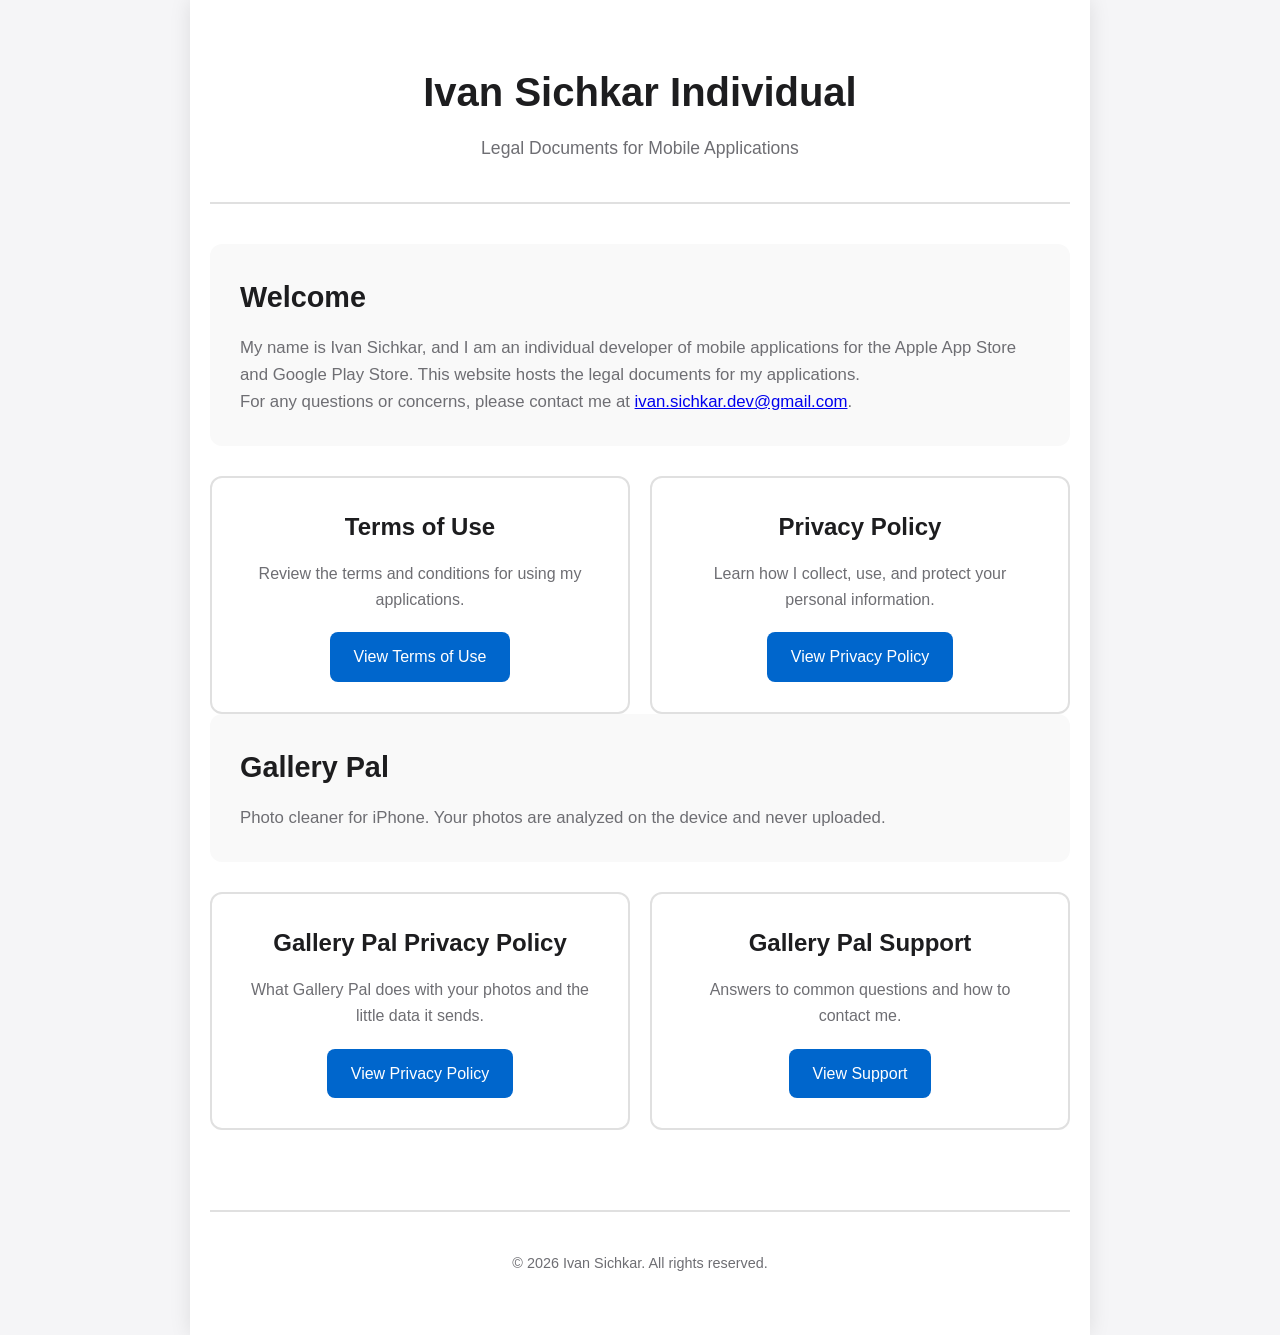
<file: index.html>
<!DOCTYPE html>
<html lang="en">
<head>
    <meta charset="UTF-8">
    <meta name="viewport" content="width=device-width, initial-scale=1.0">
    <meta name="description" content="Legal documents for Ivan Sichkar's mobile applications - Terms of Use and Privacy Policy">
    <title>Ivan Sichkar - App Legal Documents</title>
    <link rel="stylesheet" href="styles.css">
</head>
<body>
    <div class="container">
        <header>
            <h1>Ivan Sichkar Individual</h1>
            <p class="subtitle">Legal Documents for Mobile Applications</p>
        </header>

        <main>
            <section class="card">
                <h2>Welcome</h2>
                <p>My name is Ivan Sichkar, and I am an individual developer of mobile applications for the Apple App Store and Google Play Store. This website hosts the legal documents for my applications.</p>
                <p>For any questions or concerns, please contact me at <a href="mailto:ivan.sichkar.dev@gmail.com">ivan.sichkar.dev@gmail.com</a>.</p>
            </section>

            <section class="documents">
                <div class="document-card">
                    <h3>Terms of Use</h3>
                    <p>Review the terms and conditions for using my applications.</p>
                    <a href="terms-of-use.html" class="btn">View Terms of Use</a>
                </div>

                <div class="document-card">
                    <h3>Privacy Policy</h3>
                    <p>Learn how I collect, use, and protect your personal information.</p>
                    <a href="privacy-policy.html" class="btn">View Privacy Policy</a>
                </div>
            </section>

            <section class="card">
                <h2>Gallery Pal</h2>
                <p>Photo cleaner for iPhone. Your photos are analyzed on the device and never uploaded.</p>
            </section>

            <section class="documents">
                <div class="document-card">
                    <h3>Gallery Pal Privacy Policy</h3>
                    <p>What Gallery Pal does with your photos and the little data it sends.</p>
                    <a href="gallery-pal-privacy.html" class="btn">View Privacy Policy</a>
                </div>

                <div class="document-card">
                    <h3>Gallery Pal Support</h3>
                    <p>Answers to common questions and how to contact me.</p>
                    <a href="gallery-pal-support.html" class="btn">View Support</a>
                </div>
            </section>
        </main>

        <footer>
            <p>&copy; <span id="year"></span> Ivan Sichkar. All rights reserved.</p>
        </footer>
    </div>

    <script>
        document.getElementById('year').textContent = new Date().getFullYear();
    </script>
</body>
</html>
</file>
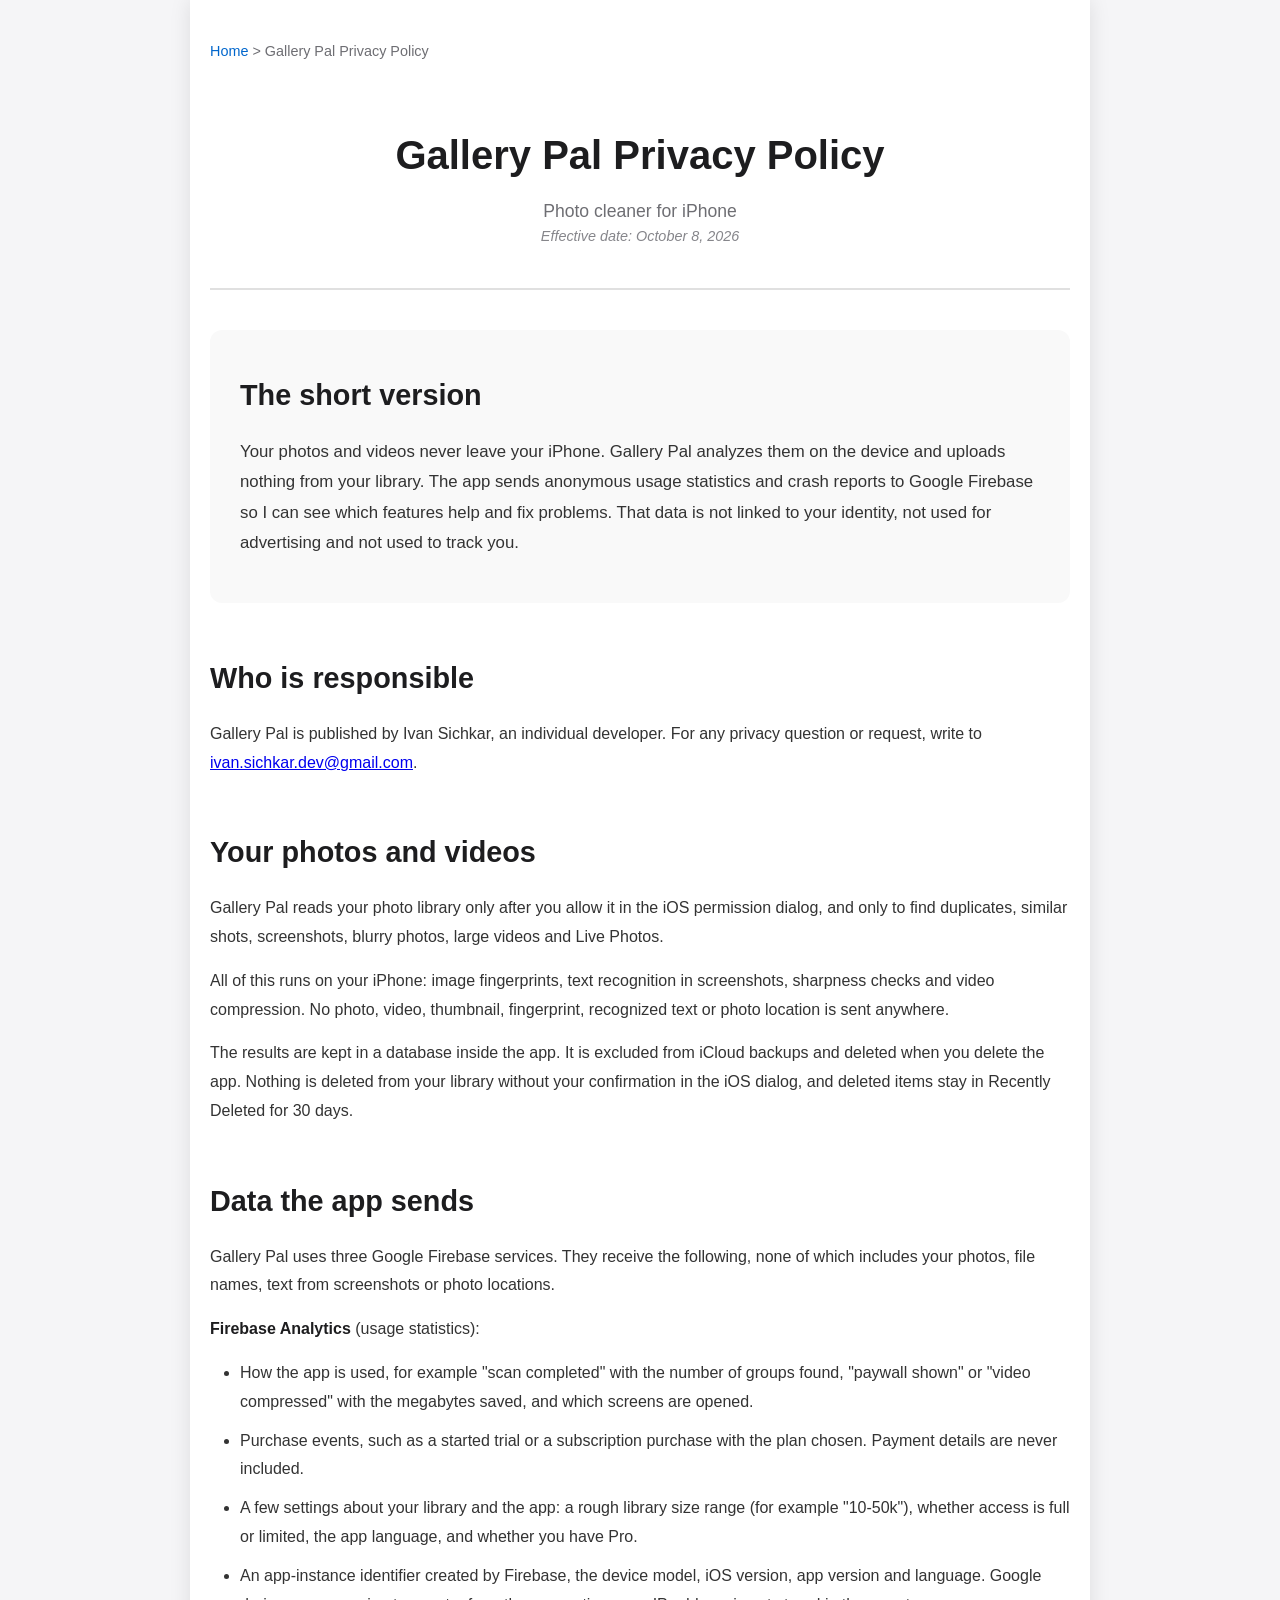
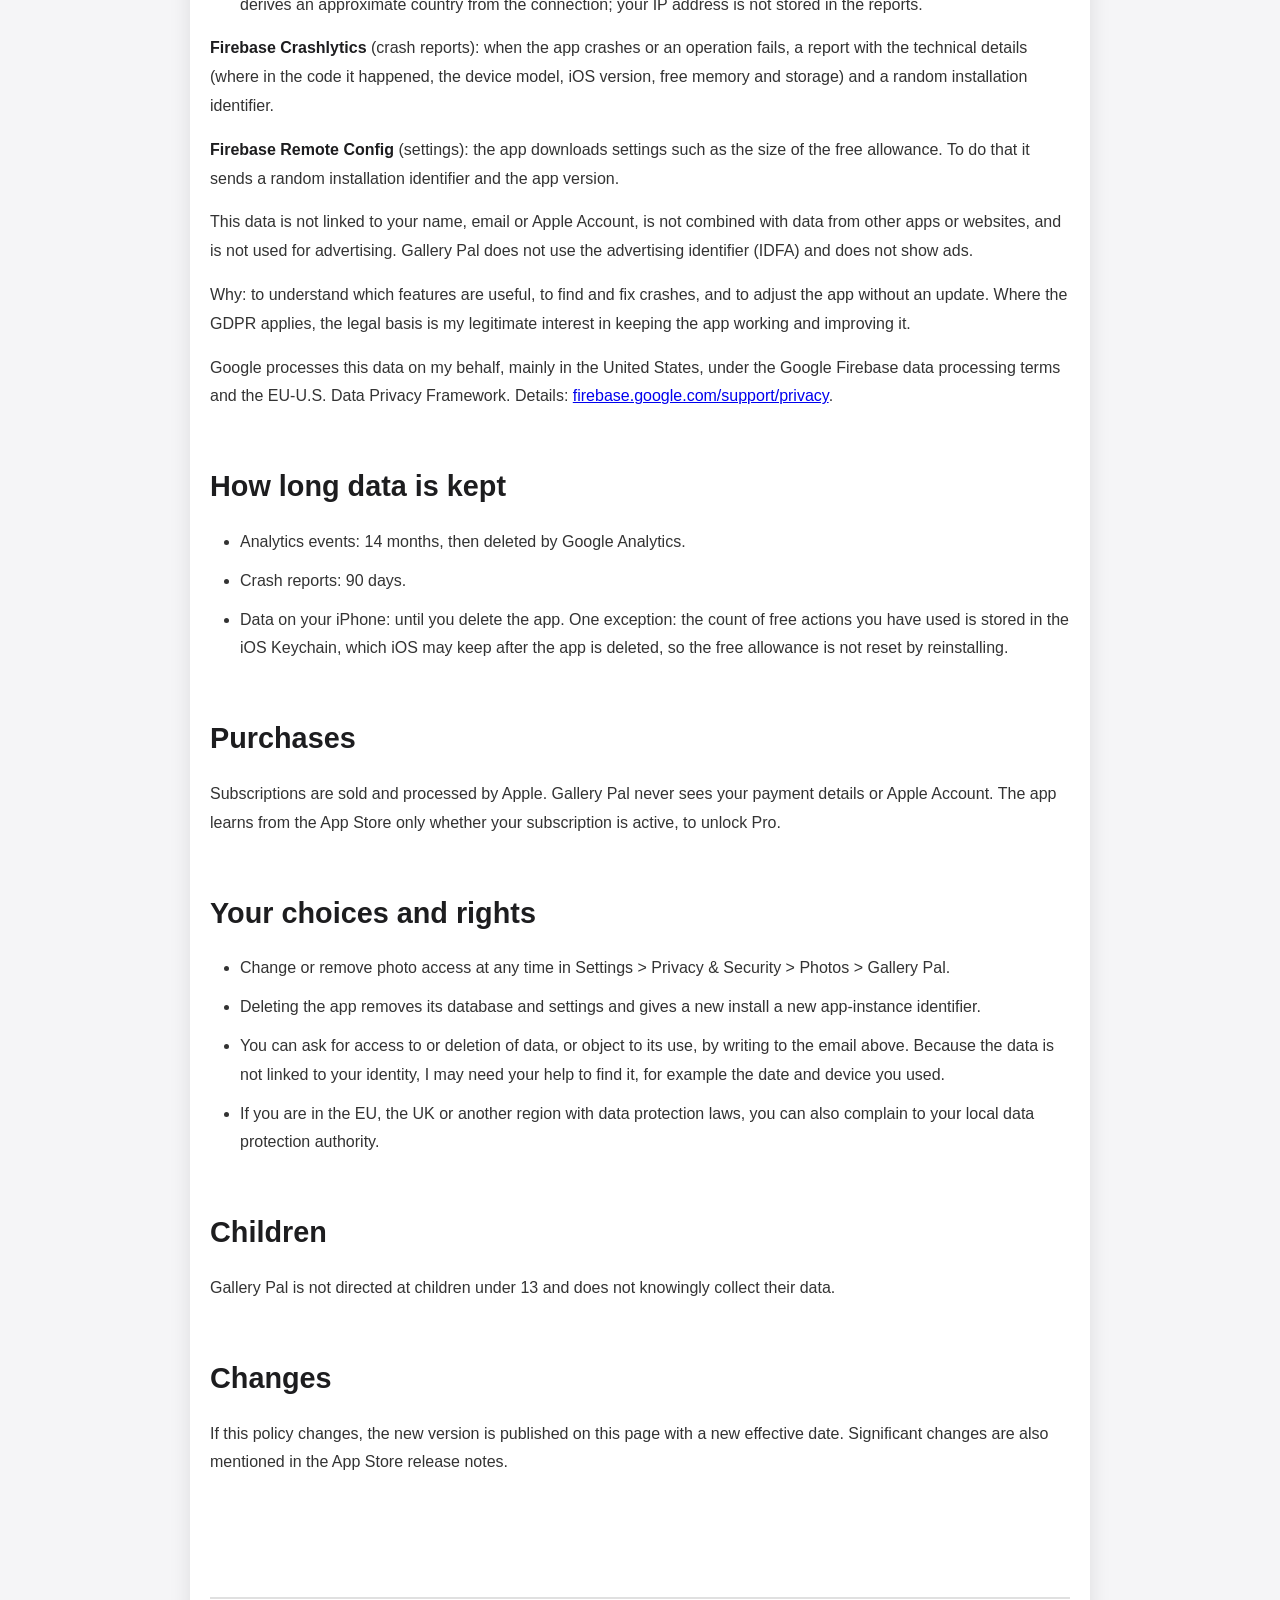
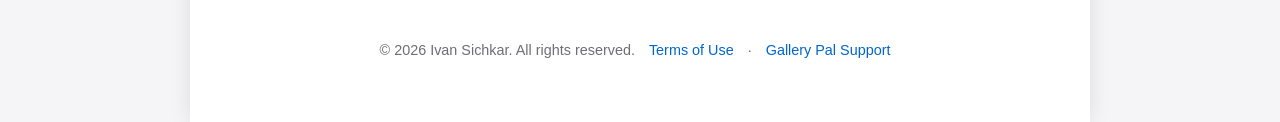
<file: gallery-pal-privacy.html>
<!DOCTYPE html>
<html lang="en">
<head>
    <meta charset="UTF-8">
    <meta name="viewport" content="width=device-width, initial-scale=1.0">
    <meta name="description" content="Privacy policy for Gallery Pal, the on-device photo cleaner for iPhone">
    <title>Gallery Pal Privacy Policy - Ivan Sichkar Individual</title>
    <link rel="stylesheet" href="styles.css">
</head>
<body>
    <div class="container">
        <nav class="breadcrumb">
            <a href="index.html">Home</a> &gt; Gallery Pal Privacy Policy
        </nav>

        <header>
            <h1>Gallery Pal Privacy Policy</h1>
            <p class="subtitle">Photo cleaner for iPhone</p>
            <p class="last-updated">Effective date: October 8, 2026</p>
        </header>

        <main class="legal-content">
            <section class="card">
                <h2>The short version</h2>
                <p>Your photos and videos never leave your iPhone. Gallery Pal analyzes them on the device and uploads nothing from your library. The app sends anonymous usage statistics and crash reports to Google Firebase so I can see which features help and fix problems. That data is not linked to your identity, not used for advertising and not used to track you.</p>
            </section>

            <section>
                <h2>Who is responsible</h2>
                <p>Gallery Pal is published by Ivan Sichkar, an individual developer. For any privacy question or request, write to <a href="mailto:ivan.sichkar.dev@gmail.com?subject=Gallery%20Pal%20privacy">ivan.sichkar.dev@gmail.com</a>.</p>
            </section>

            <section>
                <h2>Your photos and videos</h2>
                <p>Gallery Pal reads your photo library only after you allow it in the iOS permission dialog, and only to find duplicates, similar shots, screenshots, blurry photos, large videos and Live Photos.</p>
                <p>All of this runs on your iPhone: image fingerprints, text recognition in screenshots, sharpness checks and video compression. No photo, video, thumbnail, fingerprint, recognized text or photo location is sent anywhere.</p>
                <p>The results are kept in a database inside the app. It is excluded from iCloud backups and deleted when you delete the app. Nothing is deleted from your library without your confirmation in the iOS dialog, and deleted items stay in Recently Deleted for 30 days.</p>
            </section>

            <section>
                <h2>Data the app sends</h2>
                <p>Gallery Pal uses three Google Firebase services. They receive the following, none of which includes your photos, file names, text from screenshots or photo locations.</p>
                <p><strong>Firebase Analytics</strong> (usage statistics):</p>
                <ul>
                    <li>How the app is used, for example "scan completed" with the number of groups found, "paywall shown" or "video compressed" with the megabytes saved, and which screens are opened.</li>
                    <li>Purchase events, such as a started trial or a subscription purchase with the plan chosen. Payment details are never included.</li>
                    <li>A few settings about your library and the app: a rough library size range (for example "10-50k"), whether access is full or limited, the app language, and whether you have Pro.</li>
                    <li>An app-instance identifier created by Firebase, the device model, iOS version, app version and language. Google derives an approximate country from the connection; your IP address is not stored in the reports.</li>
                </ul>
                <p><strong>Firebase Crashlytics</strong> (crash reports): when the app crashes or an operation fails, a report with the technical details (where in the code it happened, the device model, iOS version, free memory and storage) and a random installation identifier.</p>
                <p><strong>Firebase Remote Config</strong> (settings): the app downloads settings such as the size of the free allowance. To do that it sends a random installation identifier and the app version.</p>
                <p>This data is not linked to your name, email or Apple Account, is not combined with data from other apps or websites, and is not used for advertising. Gallery Pal does not use the advertising identifier (IDFA) and does not show ads.</p>
                <p>Why: to understand which features are useful, to find and fix crashes, and to adjust the app without an update. Where the GDPR applies, the legal basis is my legitimate interest in keeping the app working and improving it.</p>
                <p>Google processes this data on my behalf, mainly in the United States, under the Google Firebase data processing terms and the EU-U.S. Data Privacy Framework. Details: <a href="https://firebase.google.com/support/privacy">firebase.google.com/support/privacy</a>.</p>
            </section>

            <section>
                <h2>How long data is kept</h2>
                <ul>
                    <li>Analytics events: 14 months, then deleted by Google Analytics.</li>
                    <li>Crash reports: 90 days.</li>
                    <li>Data on your iPhone: until you delete the app. One exception: the count of free actions you have used is stored in the iOS Keychain, which iOS may keep after the app is deleted, so the free allowance is not reset by reinstalling.</li>
                </ul>
            </section>

            <section>
                <h2>Purchases</h2>
                <p>Subscriptions are sold and processed by Apple. Gallery Pal never sees your payment details or Apple Account. The app learns from the App Store only whether your subscription is active, to unlock Pro.</p>
            </section>

            <section>
                <h2>Your choices and rights</h2>
                <ul>
                    <li>Change or remove photo access at any time in Settings &gt; Privacy &amp; Security &gt; Photos &gt; Gallery Pal.</li>
                    <li>Deleting the app removes its database and settings and gives a new install a new app-instance identifier.</li>
                    <li>You can ask for access to or deletion of data, or object to its use, by writing to the email above. Because the data is not linked to your identity, I may need your help to find it, for example the date and device you used.</li>
                    <li>If you are in the EU, the UK or another region with data protection laws, you can also complain to your local data protection authority.</li>
                </ul>
            </section>

            <section>
                <h2>Children</h2>
                <p>Gallery Pal is not directed at children under 13 and does not knowingly collect their data.</p>
            </section>

            <section>
                <h2>Changes</h2>
                <p>If this policy changes, the new version is published on this page with a new effective date. Significant changes are also mentioned in the App Store release notes.</p>
            </section>
        </main>

        <footer>
            <p>&copy; <span id="year"></span> Ivan Sichkar. All rights reserved. <a href="terms-of-use.html">Terms of Use</a> &middot; <a href="gallery-pal-support.html">Gallery Pal Support</a></p>
        </footer>
    </div>

    <script>
        document.getElementById('year').textContent = new Date().getFullYear();
    </script>
</body>
</html>
</file>
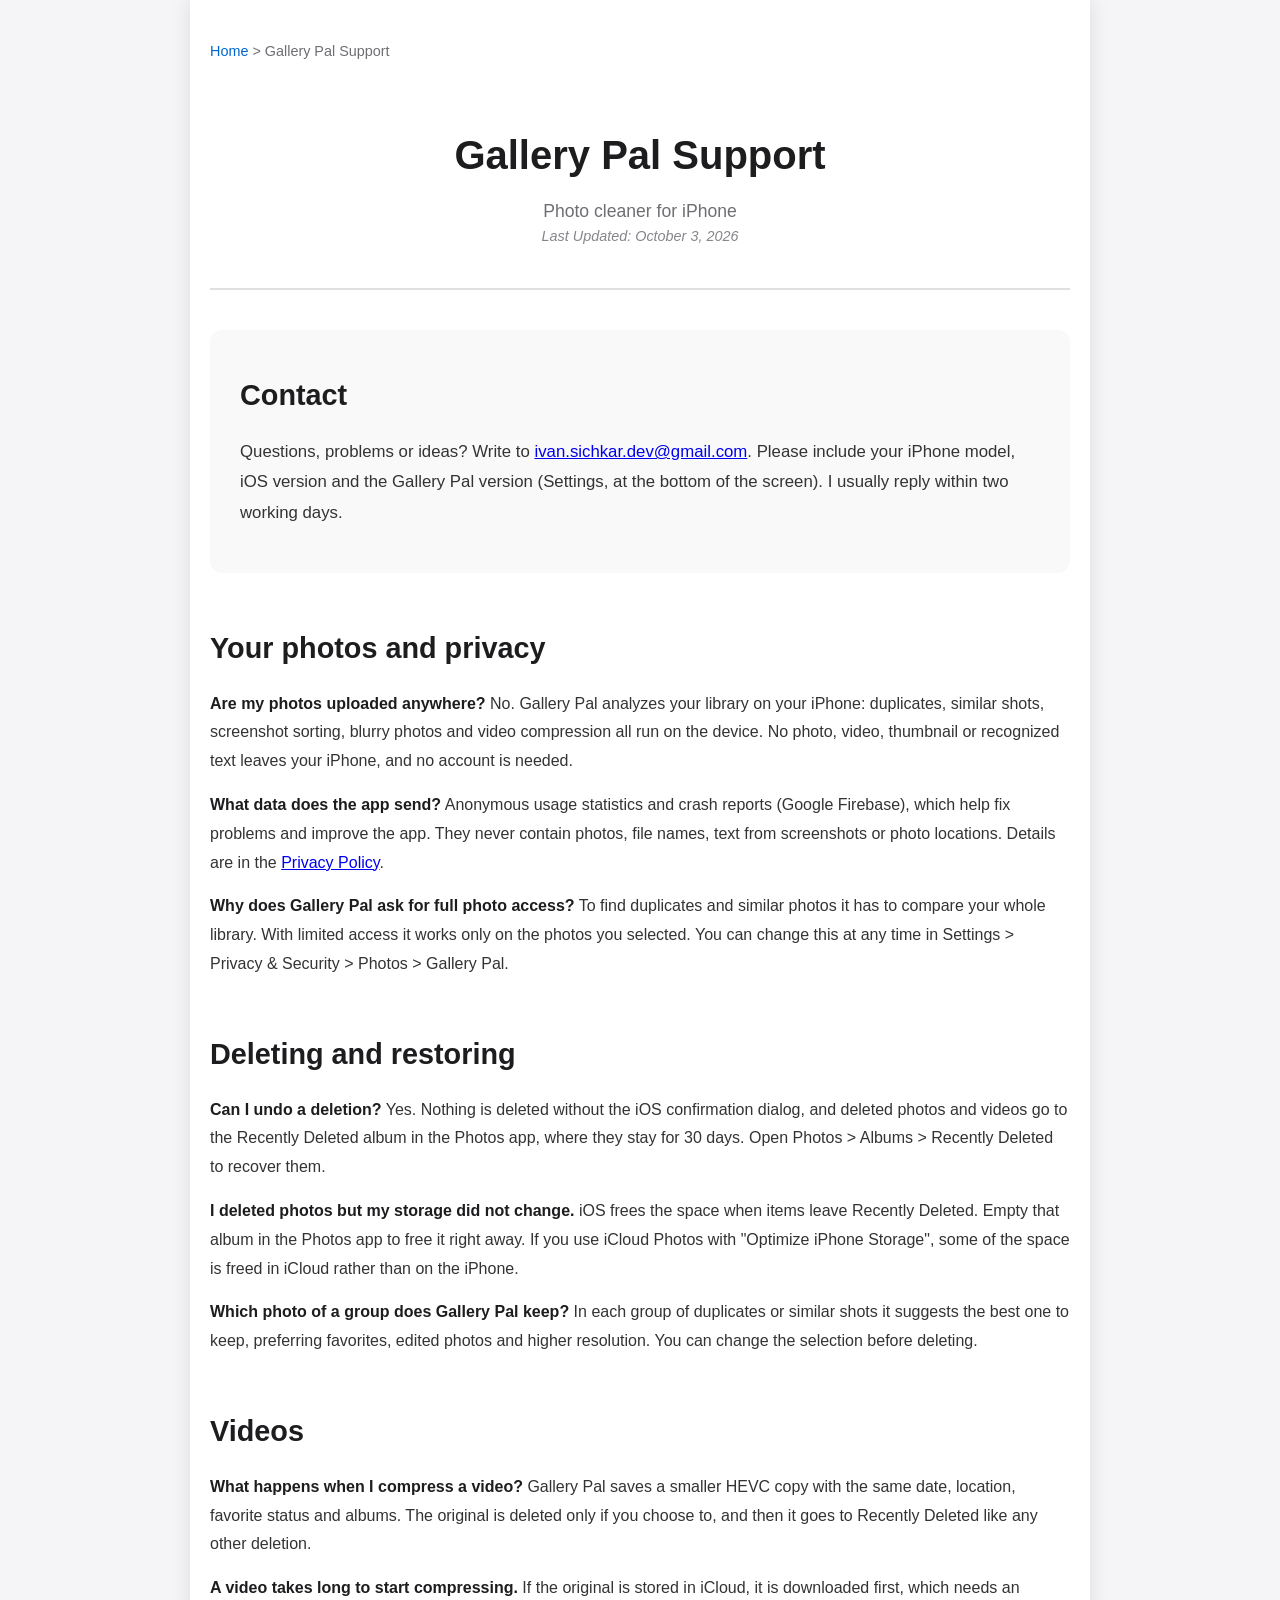
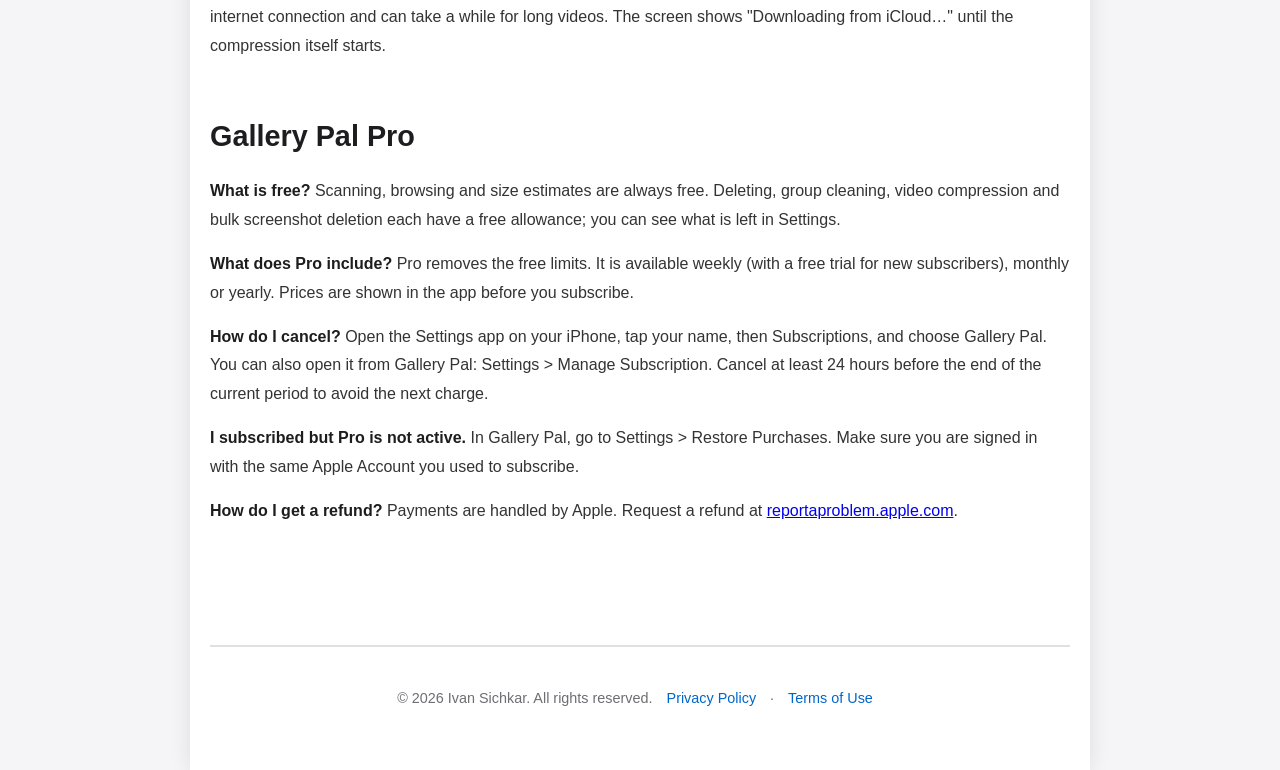
<file: gallery-pal-support.html>
<!DOCTYPE html>
<html lang="en">
<head>
    <meta charset="UTF-8">
    <meta name="viewport" content="width=device-width, initial-scale=1.0">
    <meta name="description" content="Support for Gallery Pal, the on-device photo cleaner for iPhone">
    <title>Gallery Pal Support - Ivan Sichkar Individual</title>
    <link rel="stylesheet" href="styles.css">
</head>
<body>
    <div class="container">
        <nav class="breadcrumb">
            <a href="index.html">Home</a> &gt; Gallery Pal Support
        </nav>

        <header>
            <h1>Gallery Pal Support</h1>
            <p class="subtitle">Photo cleaner for iPhone</p>
            <p class="last-updated">Last Updated: October 3, 2026</p>
        </header>

        <main class="legal-content">
            <section class="card">
                <h2>Contact</h2>
                <p>Questions, problems or ideas? Write to <a href="mailto:ivan.sichkar.dev@gmail.com?subject=Gallery%20Pal">ivan.sichkar.dev@gmail.com</a>. Please include your iPhone model, iOS version and the Gallery Pal version (Settings, at the bottom of the screen). I usually reply within two working days.</p>
            </section>

            <section>
                <h2>Your photos and privacy</h2>
                <p><strong>Are my photos uploaded anywhere?</strong> No. Gallery Pal analyzes your library on your iPhone: duplicates, similar shots, screenshot sorting, blurry photos and video compression all run on the device. No photo, video, thumbnail or recognized text leaves your iPhone, and no account is needed.</p>
                <p><strong>What data does the app send?</strong> Anonymous usage statistics and crash reports (Google Firebase), which help fix problems and improve the app. They never contain photos, file names, text from screenshots or photo locations. Details are in the <a href="gallery-pal-privacy.html">Privacy Policy</a>.</p>
                <p><strong>Why does Gallery Pal ask for full photo access?</strong> To find duplicates and similar photos it has to compare your whole library. With limited access it works only on the photos you selected. You can change this at any time in Settings &gt; Privacy &amp; Security &gt; Photos &gt; Gallery Pal.</p>
            </section>

            <section>
                <h2>Deleting and restoring</h2>
                <p><strong>Can I undo a deletion?</strong> Yes. Nothing is deleted without the iOS confirmation dialog, and deleted photos and videos go to the Recently Deleted album in the Photos app, where they stay for 30 days. Open Photos &gt; Albums &gt; Recently Deleted to recover them.</p>
                <p><strong>I deleted photos but my storage did not change.</strong> iOS frees the space when items leave Recently Deleted. Empty that album in the Photos app to free it right away. If you use iCloud Photos with "Optimize iPhone Storage", some of the space is freed in iCloud rather than on the iPhone.</p>
                <p><strong>Which photo of a group does Gallery Pal keep?</strong> In each group of duplicates or similar shots it suggests the best one to keep, preferring favorites, edited photos and higher resolution. You can change the selection before deleting.</p>
            </section>

            <section>
                <h2>Videos</h2>
                <p><strong>What happens when I compress a video?</strong> Gallery Pal saves a smaller HEVC copy with the same date, location, favorite status and albums. The original is deleted only if you choose to, and then it goes to Recently Deleted like any other deletion.</p>
                <p><strong>A video takes long to start compressing.</strong> If the original is stored in iCloud, it is downloaded first, which needs an internet connection and can take a while for long videos. The screen shows "Downloading from iCloud…" until the compression itself starts.</p>
            </section>

            <section>
                <h2>Gallery Pal Pro</h2>
                <p><strong>What is free?</strong> Scanning, browsing and size estimates are always free. Deleting, group cleaning, video compression and bulk screenshot deletion each have a free allowance; you can see what is left in Settings.</p>
                <p><strong>What does Pro include?</strong> Pro removes the free limits. It is available weekly (with a free trial for new subscribers), monthly or yearly. Prices are shown in the app before you subscribe.</p>
                <p><strong>How do I cancel?</strong> Open the Settings app on your iPhone, tap your name, then Subscriptions, and choose Gallery Pal. You can also open it from Gallery Pal: Settings &gt; Manage Subscription. Cancel at least 24 hours before the end of the current period to avoid the next charge.</p>
                <p><strong>I subscribed but Pro is not active.</strong> In Gallery Pal, go to Settings &gt; Restore Purchases. Make sure you are signed in with the same Apple Account you used to subscribe.</p>
                <p><strong>How do I get a refund?</strong> Payments are handled by Apple. Request a refund at <a href="https://reportaproblem.apple.com">reportaproblem.apple.com</a>.</p>
            </section>
        </main>

        <footer>
            <p>&copy; <span id="year"></span> Ivan Sichkar. All rights reserved. <a href="gallery-pal-privacy.html">Privacy Policy</a> &middot; <a href="terms-of-use.html">Terms of Use</a></p>
        </footer>
    </div>

    <script>
        document.getElementById('year').textContent = new Date().getFullYear();
    </script>
</body>
</html>
</file>
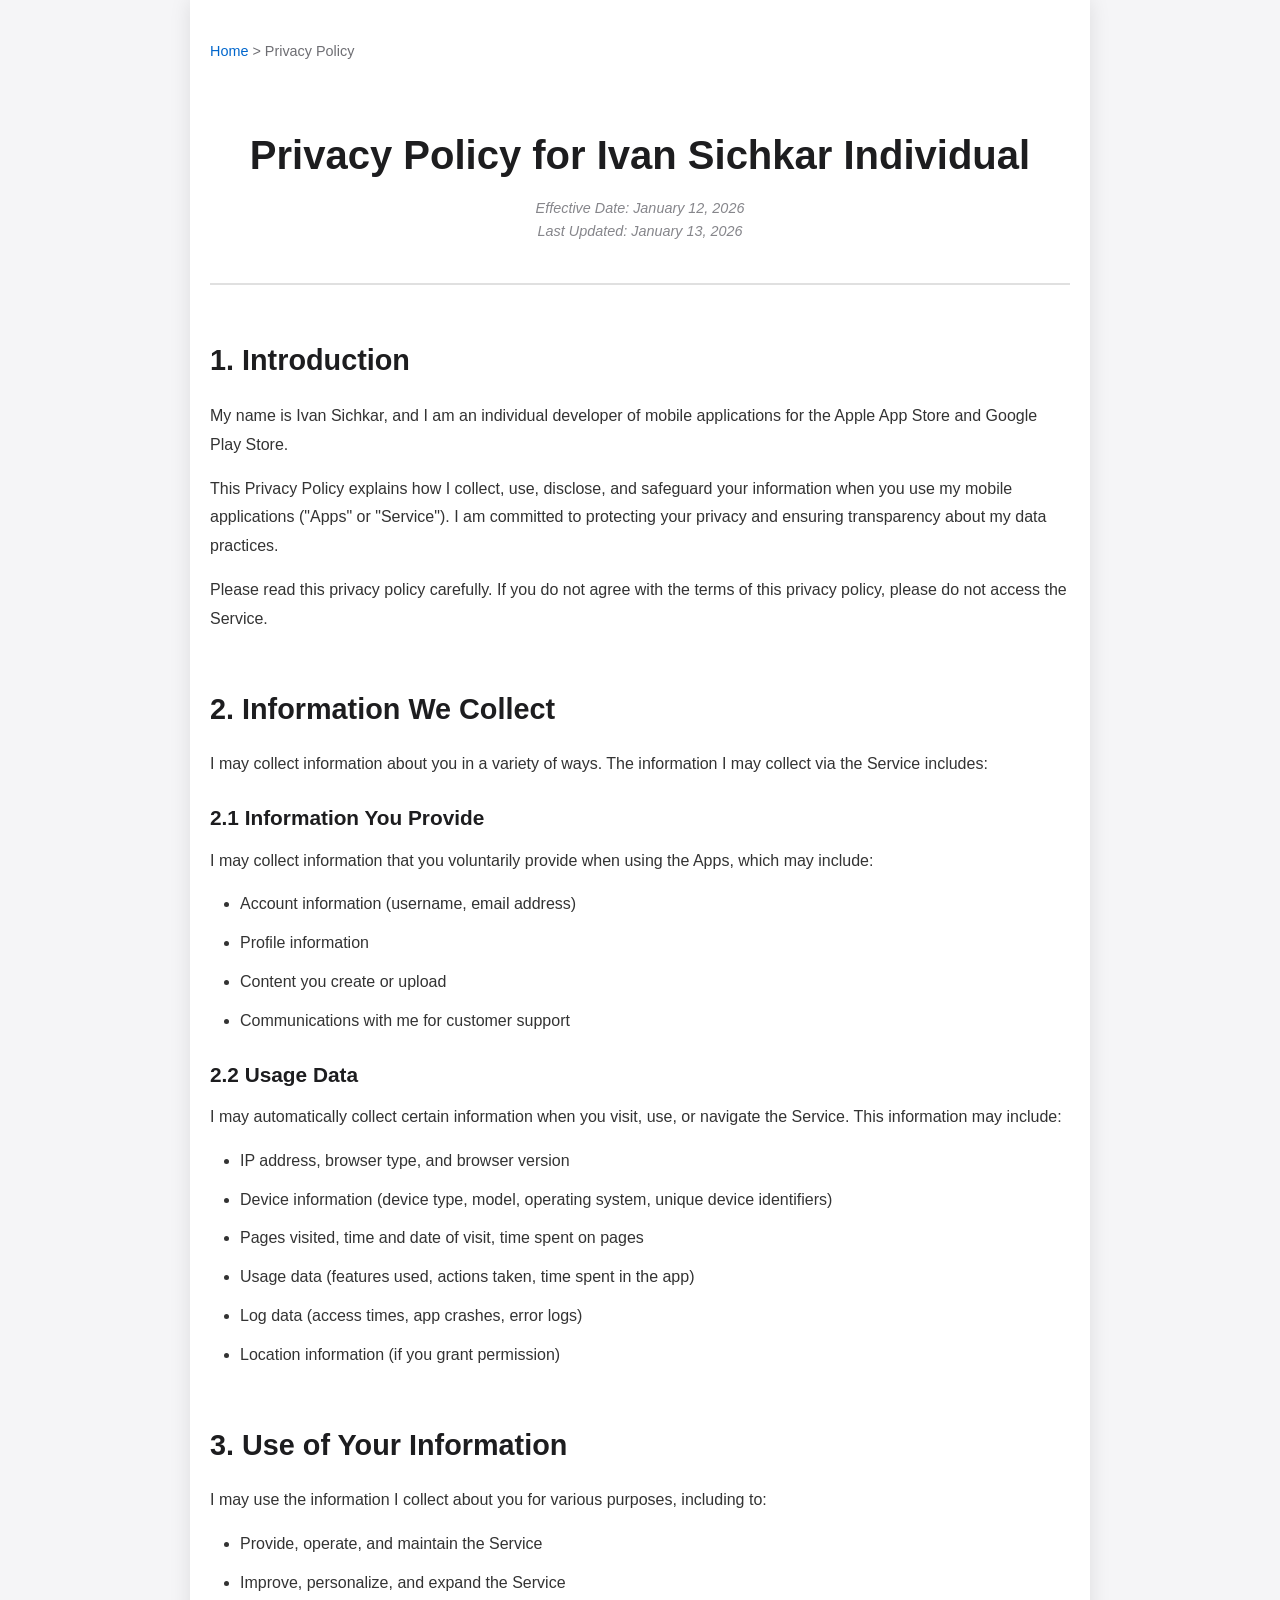
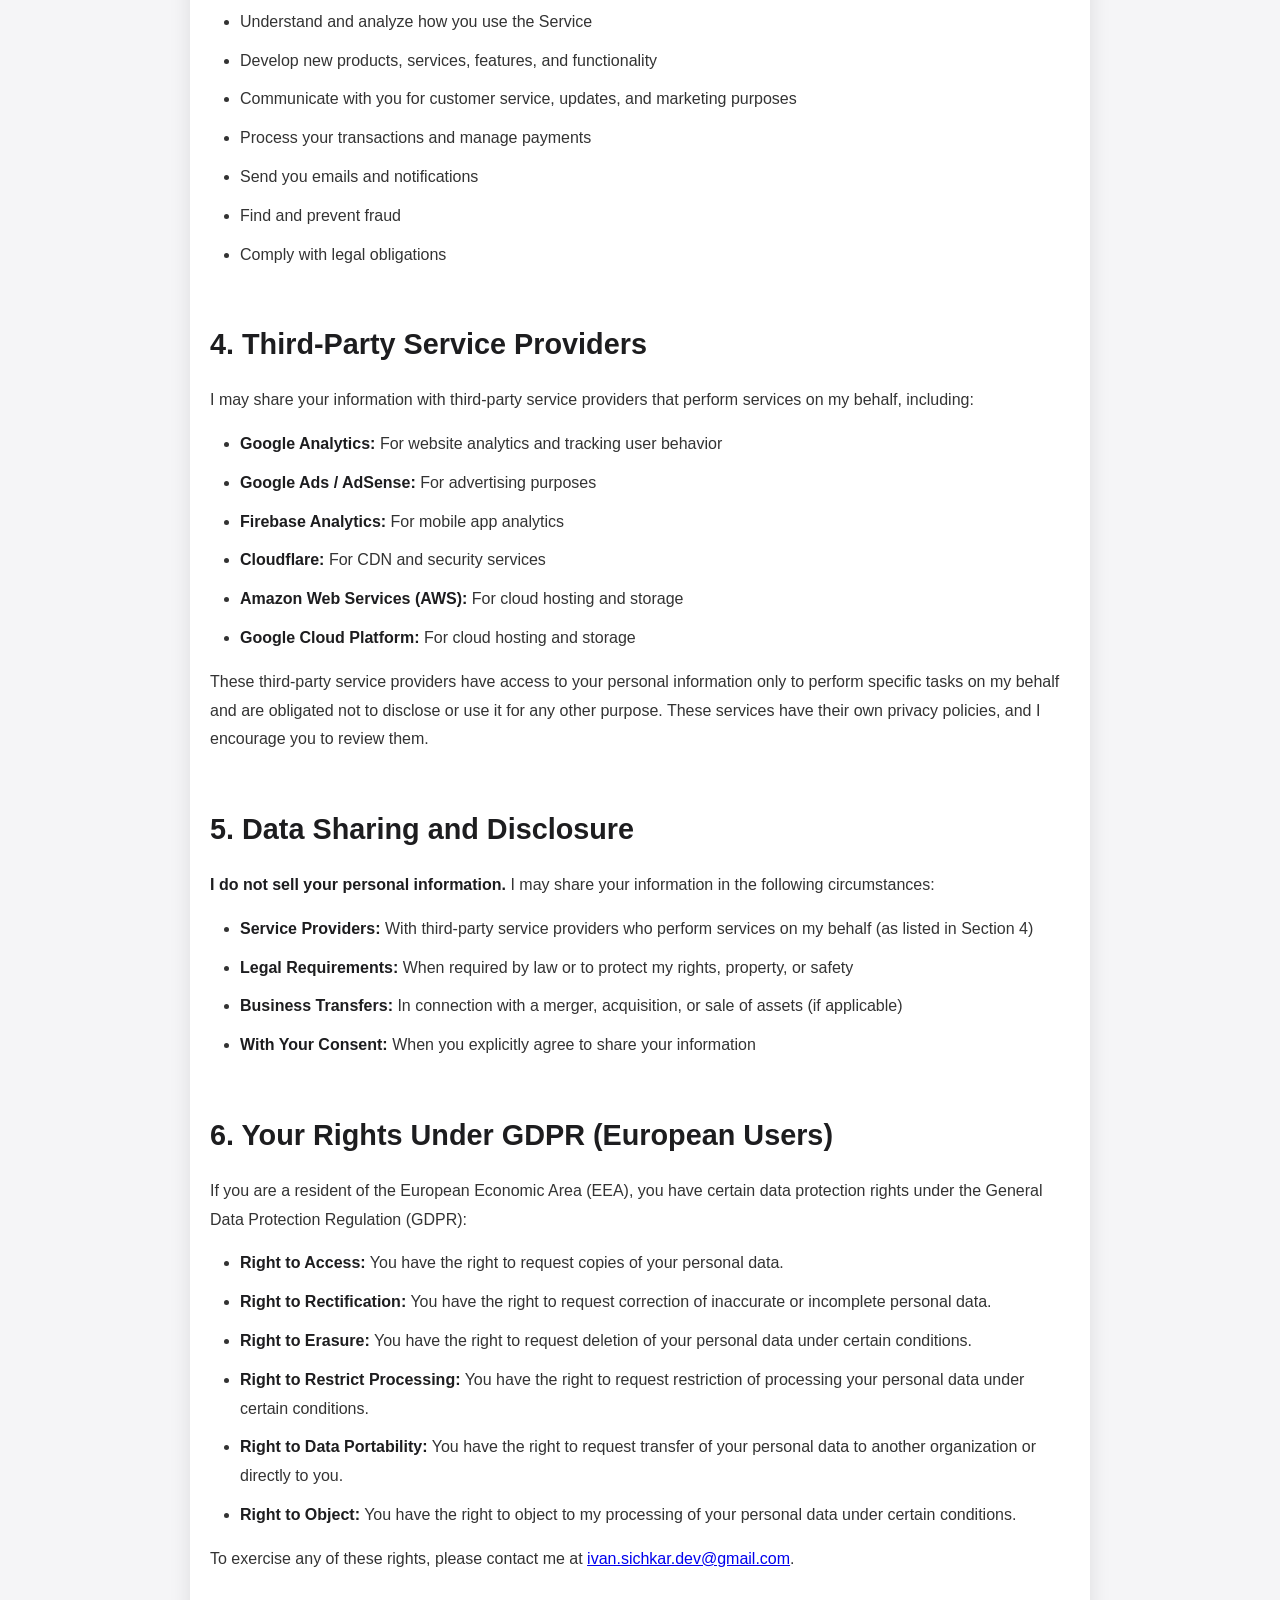
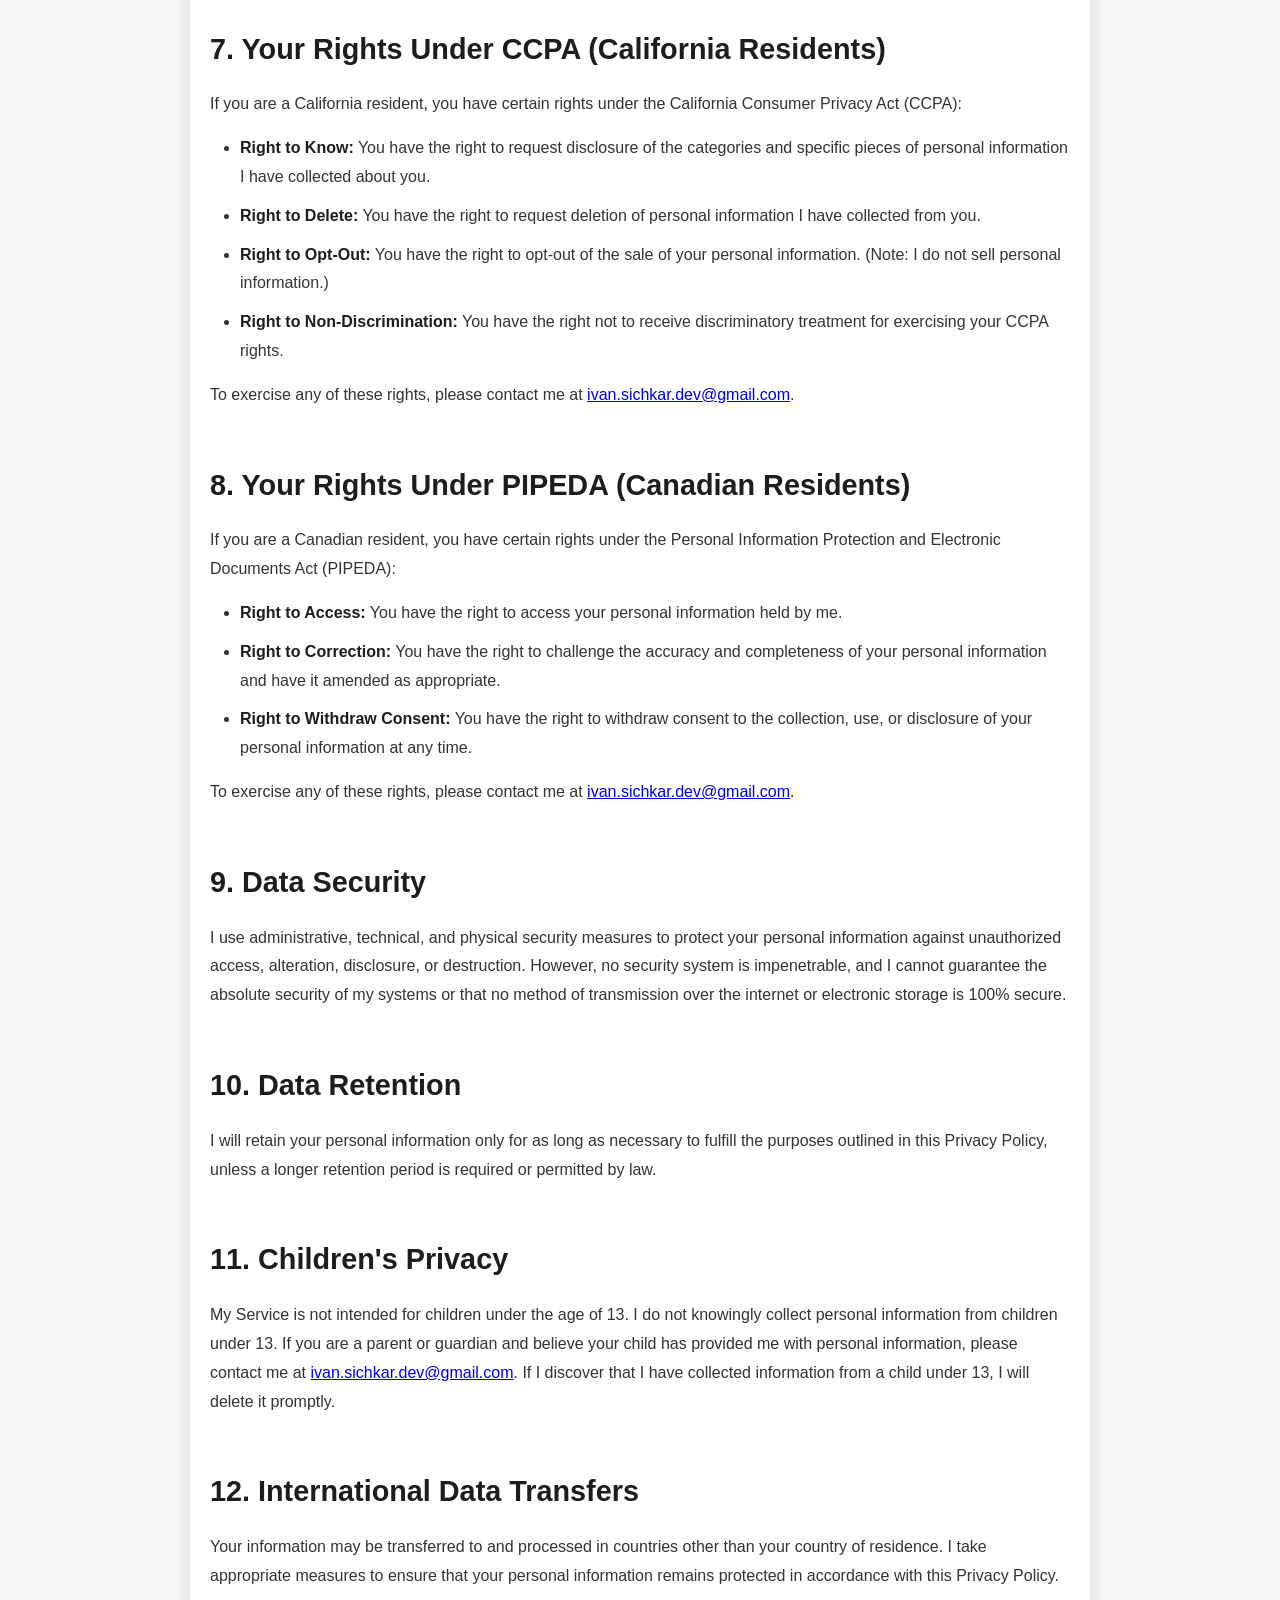
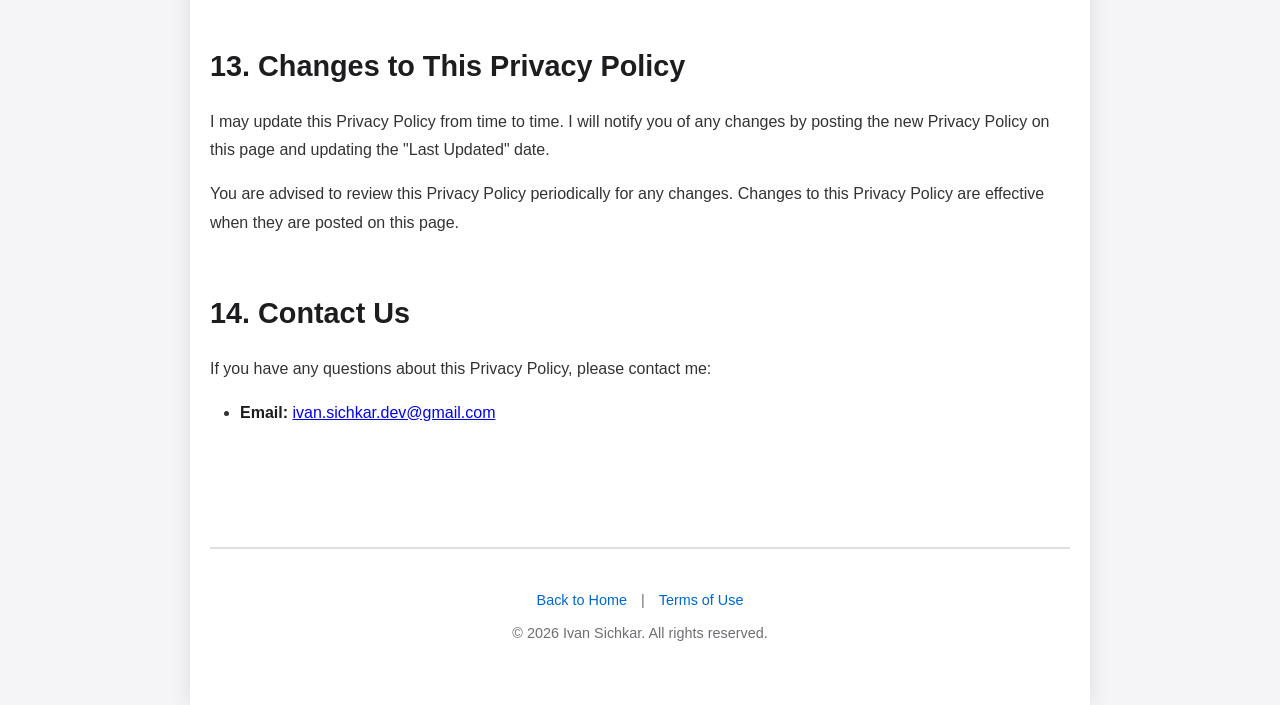
<file: privacy-policy.html>
<!DOCTYPE html>
<html lang="en">
<head>
    <meta charset="UTF-8">
    <meta name="viewport" content="width=device-width, initial-scale=1.0">
    <meta name="description" content="Privacy Policy for Ivan Sichkar Individual - Mobile Applications">
    <title>Privacy Policy - Ivan Sichkar Individual</title>
    <link rel="stylesheet" href="styles.css">
</head>
<body>
    <div class="container">
        <nav class="breadcrumb">
            <a href="index.html">Home</a> &gt; Privacy Policy
        </nav>

        <header>
            <h1>Privacy Policy for Ivan Sichkar Individual</h1>
            <p class="last-updated">Effective Date: January 12, 2026</p>
            <!-- <p class="last-updated">Last Updated: <span id="update-date"></span></p> -->
            <p class="last-updated">Last Updated: January 13, 2026</p>
        </header>

        <main class="legal-content">
            <section>
                <h2>1. Introduction</h2>
                <p>My name is Ivan Sichkar, and I am an individual developer of mobile applications for the Apple App Store and Google Play Store.</p>
                <p>This Privacy Policy explains how I collect, use, disclose, and safeguard your information when you use my mobile applications ("Apps" or "Service"). I am committed to protecting your privacy and ensuring transparency about my data practices.</p>
                <p>Please read this privacy policy carefully. If you do not agree with the terms of this privacy policy, please do not access the Service.</p>
            </section>

            <section>
                <h2>2. Information We Collect</h2>
                <p>I may collect information about you in a variety of ways. The information I may collect via the Service includes:</p>

                <h3>2.1 Information You Provide</h3>
                <p>I may collect information that you voluntarily provide when using the Apps, which may include:</p>
                <ul>
                    <li>Account information (username, email address)</li>
                    <li>Profile information</li>
                    <li>Content you create or upload</li>
                    <li>Communications with me for customer support</li>
                </ul>

                <h3>2.2 Usage Data</h3>
                <p>I may automatically collect certain information when you visit, use, or navigate the Service. This information may include:</p>
                <ul>
                    <li>IP address, browser type, and browser version</li>
                    <li>Device information (device type, model, operating system, unique device identifiers)</li>
                    <li>Pages visited, time and date of visit, time spent on pages</li>
                    <li>Usage data (features used, actions taken, time spent in the app)</li>
                    <li>Log data (access times, app crashes, error logs)</li>
                    <li>Location information (if you grant permission)</li>
                </ul>
            </section>

            <section>
                <h2>3. Use of Your Information</h2>
                <p>I may use the information I collect about you for various purposes, including to:</p>
                <ul>
                    <li>Provide, operate, and maintain the Service</li>
                    <li>Improve, personalize, and expand the Service</li>
                    <li>Understand and analyze how you use the Service</li>
                    <li>Develop new products, services, features, and functionality</li>
                    <li>Communicate with you for customer service, updates, and marketing purposes</li>
                    <li>Process your transactions and manage payments</li>
                    <li>Send you emails and notifications</li>
                    <li>Find and prevent fraud</li>
                    <li>Comply with legal obligations</li>
                </ul>
            </section>

            <section>
                <h2>4. Third-Party Service Providers</h2>
                <p>I may share your information with third-party service providers that perform services on my behalf, including:</p>
                <ul>
                    <li><strong>Google Analytics:</strong> For website analytics and tracking user behavior</li>
                    <li><strong>Google Ads / AdSense:</strong> For advertising purposes</li>
                    <li><strong>Firebase Analytics:</strong> For mobile app analytics</li>
                    <li><strong>Cloudflare:</strong> For CDN and security services</li>
                    <li><strong>Amazon Web Services (AWS):</strong> For cloud hosting and storage</li>
                    <li><strong>Google Cloud Platform:</strong> For cloud hosting and storage</li>
                </ul>
                <p>These third-party service providers have access to your personal information only to perform specific tasks on my behalf and are obligated not to disclose or use it for any other purpose. These services have their own privacy policies, and I encourage you to review them.</p>
            </section>

            <section>
                <h2>5. Data Sharing and Disclosure</h2>
                <p><strong>I do not sell your personal information.</strong> I may share your information in the following circumstances:</p>
                <ul>
                    <li><strong>Service Providers:</strong> With third-party service providers who perform services on my behalf (as listed in Section 4)</li>
                    <li><strong>Legal Requirements:</strong> When required by law or to protect my rights, property, or safety</li>
                    <li><strong>Business Transfers:</strong> In connection with a merger, acquisition, or sale of assets (if applicable)</li>
                    <li><strong>With Your Consent:</strong> When you explicitly agree to share your information</li>
                </ul>
            </section>

            <section>
                <h2>6. Your Rights Under GDPR (European Users)</h2>
                <p>If you are a resident of the European Economic Area (EEA), you have certain data protection rights under the General Data Protection Regulation (GDPR):</p>
                <ul>
                    <li><strong>Right to Access:</strong> You have the right to request copies of your personal data.</li>
                    <li><strong>Right to Rectification:</strong> You have the right to request correction of inaccurate or incomplete personal data.</li>
                    <li><strong>Right to Erasure:</strong> You have the right to request deletion of your personal data under certain conditions.</li>
                    <li><strong>Right to Restrict Processing:</strong> You have the right to request restriction of processing your personal data under certain conditions.</li>
                    <li><strong>Right to Data Portability:</strong> You have the right to request transfer of your personal data to another organization or directly to you.</li>
                    <li><strong>Right to Object:</strong> You have the right to object to my processing of your personal data under certain conditions.</li>
                </ul>
                <p>To exercise any of these rights, please contact me at <a href="mailto:ivan.sichkar.dev@gmail.com">ivan.sichkar.dev@gmail.com</a>.</p>
            </section>

            <section>
                <h2>7. Your Rights Under CCPA (California Residents)</h2>
                <p>If you are a California resident, you have certain rights under the California Consumer Privacy Act (CCPA):</p>
                <ul>
                    <li><strong>Right to Know:</strong> You have the right to request disclosure of the categories and specific pieces of personal information I have collected about you.</li>
                    <li><strong>Right to Delete:</strong> You have the right to request deletion of personal information I have collected from you.</li>
                    <li><strong>Right to Opt-Out:</strong> You have the right to opt-out of the sale of your personal information. (Note: I do not sell personal information.)</li>
                    <li><strong>Right to Non-Discrimination:</strong> You have the right not to receive discriminatory treatment for exercising your CCPA rights.</li>
                </ul>
                <p>To exercise any of these rights, please contact me at <a href="mailto:ivan.sichkar.dev@gmail.com">ivan.sichkar.dev@gmail.com</a>.</p>
            </section>

            <section>
                <h2>8. Your Rights Under PIPEDA (Canadian Residents)</h2>
                <p>If you are a Canadian resident, you have certain rights under the Personal Information Protection and Electronic Documents Act (PIPEDA):</p>
                <ul>
                    <li><strong>Right to Access:</strong> You have the right to access your personal information held by me.</li>
                    <li><strong>Right to Correction:</strong> You have the right to challenge the accuracy and completeness of your personal information and have it amended as appropriate.</li>
                    <li><strong>Right to Withdraw Consent:</strong> You have the right to withdraw consent to the collection, use, or disclosure of your personal information at any time.</li>
                </ul>
                <p>To exercise any of these rights, please contact me at <a href="mailto:ivan.sichkar.dev@gmail.com">ivan.sichkar.dev@gmail.com</a>.</p>
            </section>

            <section>
                <h2>9. Data Security</h2>
                <p>I use administrative, technical, and physical security measures to protect your personal information against unauthorized access, alteration, disclosure, or destruction. However, no security system is impenetrable, and I cannot guarantee the absolute security of my systems or that no method of transmission over the internet or electronic storage is 100% secure.</p>
            </section>

            <section>
                <h2>10. Data Retention</h2>
                <p>I will retain your personal information only for as long as necessary to fulfill the purposes outlined in this Privacy Policy, unless a longer retention period is required or permitted by law.</p>
            </section>

            <section>
                <h2>11. Children's Privacy</h2>
                <p>My Service is not intended for children under the age of 13. I do not knowingly collect personal information from children under 13. If you are a parent or guardian and believe your child has provided me with personal information, please contact me at <a href="mailto:ivan.sichkar.dev@gmail.com">ivan.sichkar.dev@gmail.com</a>. If I discover that I have collected information from a child under 13, I will delete it promptly.</p>
            </section>

            <section>
                <h2>12. International Data Transfers</h2>
                <p>Your information may be transferred to and processed in countries other than your country of residence. I take appropriate measures to ensure that your personal information remains protected in accordance with this Privacy Policy.</p>
            </section>

            <section>
                <h2>13. Changes to This Privacy Policy</h2>
                <p>I may update this Privacy Policy from time to time. I will notify you of any changes by posting the new Privacy Policy on this page and updating the "Last Updated" date.</p>
                <p>You are advised to review this Privacy Policy periodically for any changes. Changes to this Privacy Policy are effective when they are posted on this page.</p>
            </section>

            <section>
                <h2>14. Contact Us</h2>
                <p>If you have any questions about this Privacy Policy, please contact me:</p>
                <ul>
                    <li><strong>Email:</strong> <a href="mailto:ivan.sichkar.dev@gmail.com">ivan.sichkar.dev@gmail.com</a></li>
                </ul>
            </section>
        </main>

        <footer>
            <p><a href="index.html">Back to Home</a> | <a href="terms-of-use.html">Terms of Use</a></p>
            <p>&copy; <span id="year"></span> Ivan Sichkar. All rights reserved.</p>
        </footer>
    </div>

    <script>
        document.getElementById('year').textContent = new Date().getFullYear();
        document.getElementById('update-date').textContent = new Date().toLocaleDateString('en-US', {
            year: 'numeric',
            month: 'long',
            day: 'numeric'
        });
    </script>
</body>
</html>
</file>
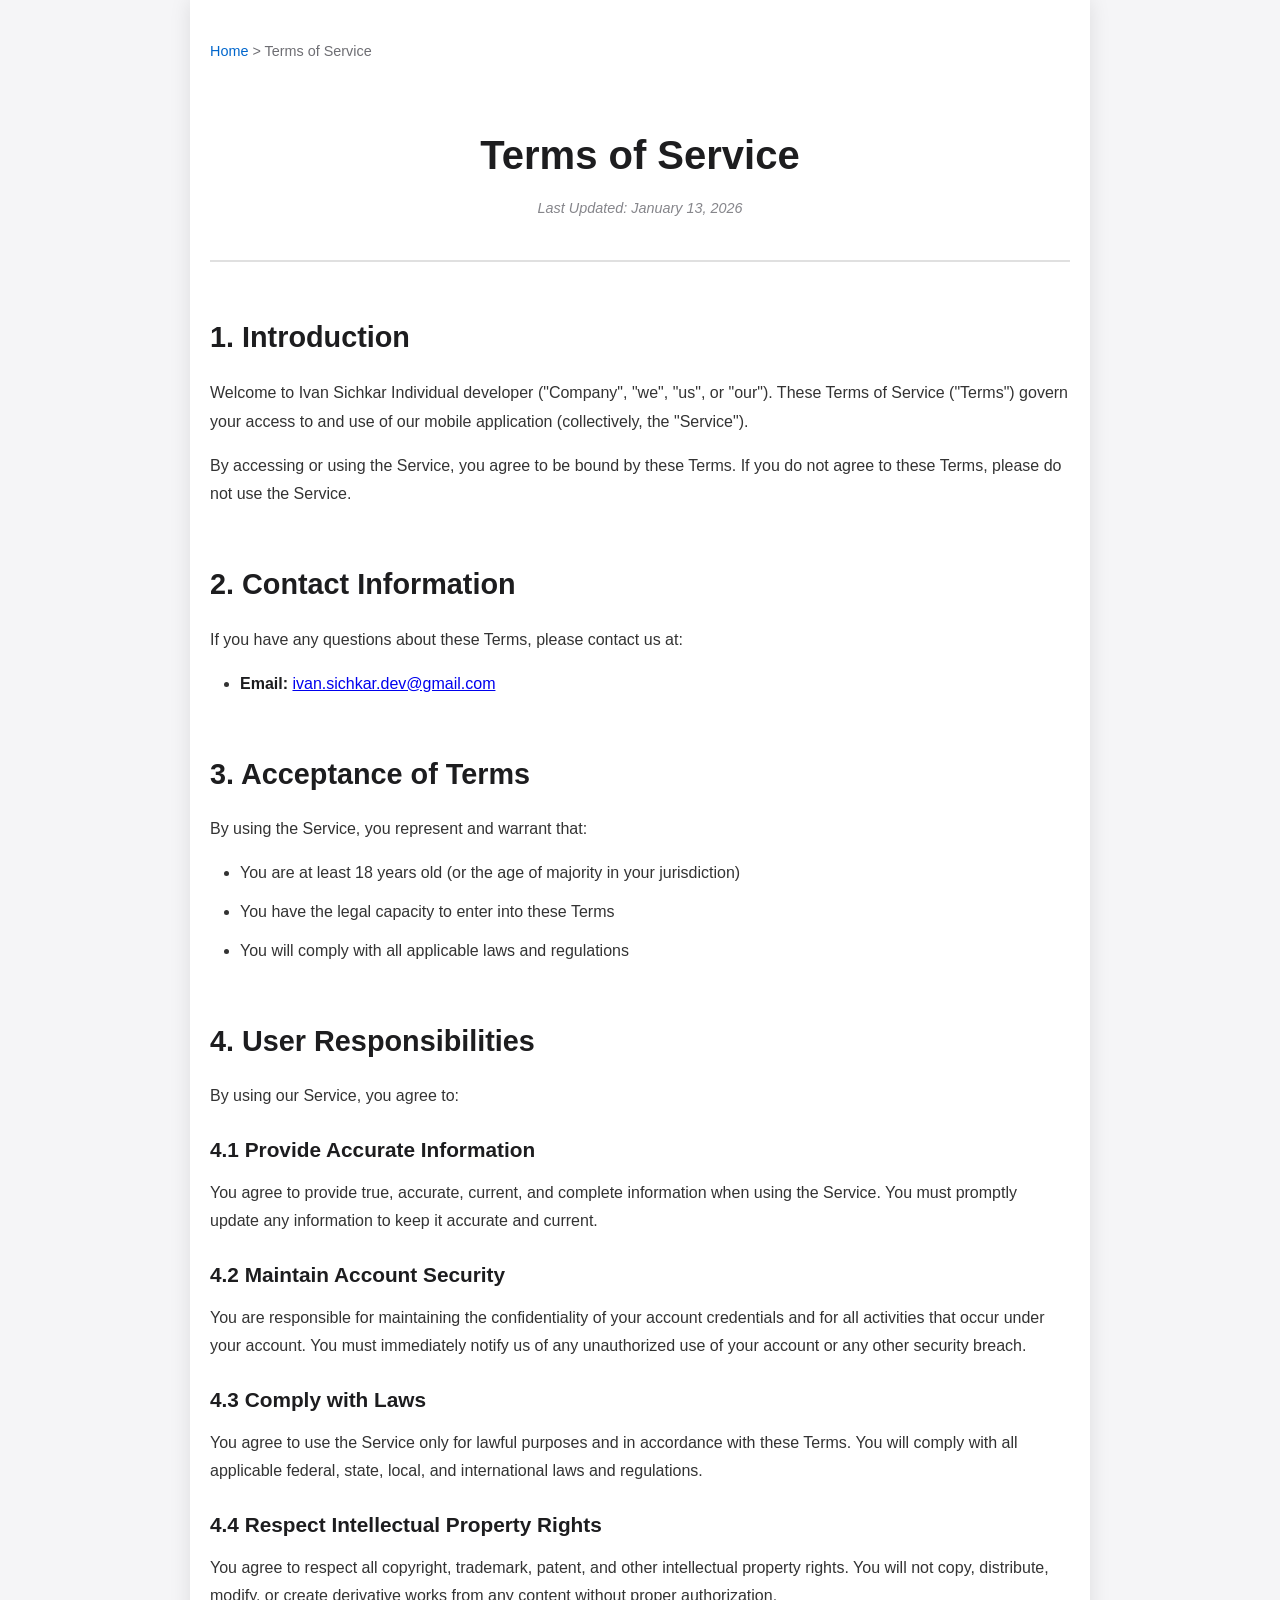
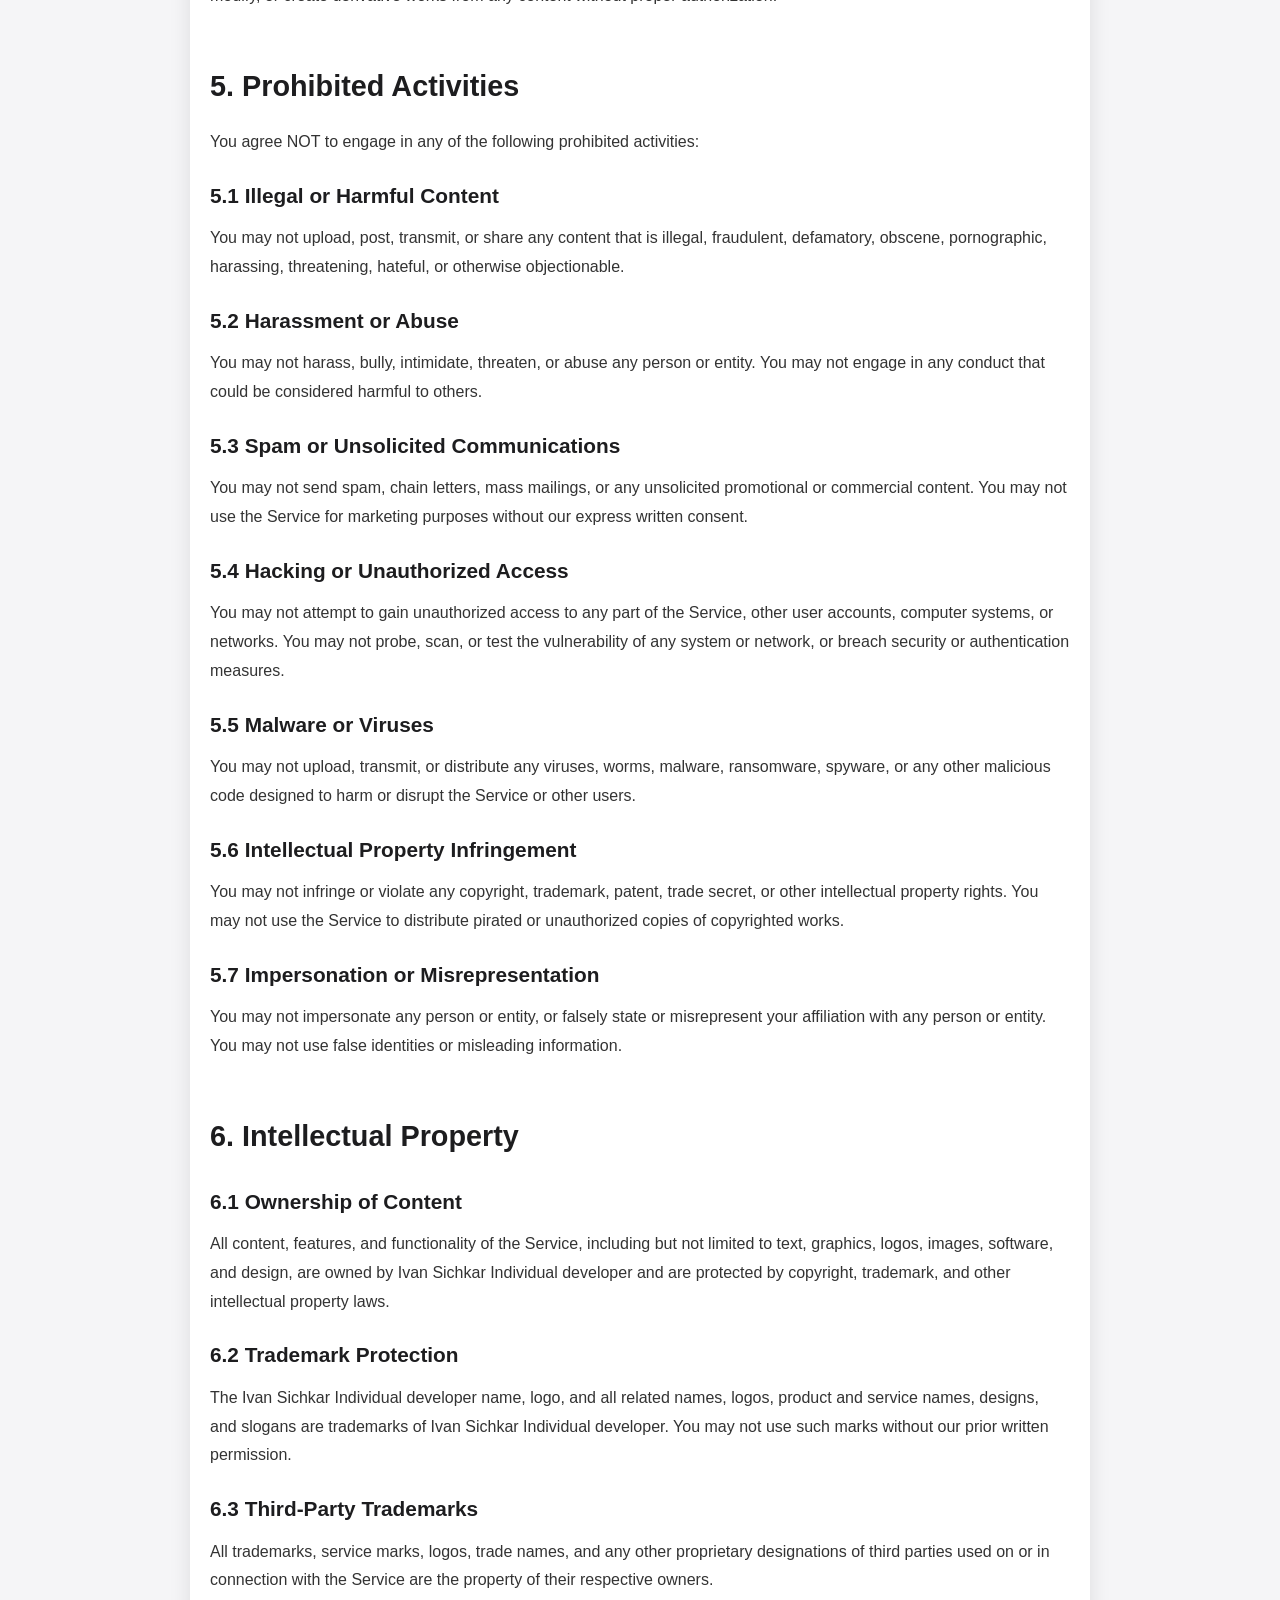
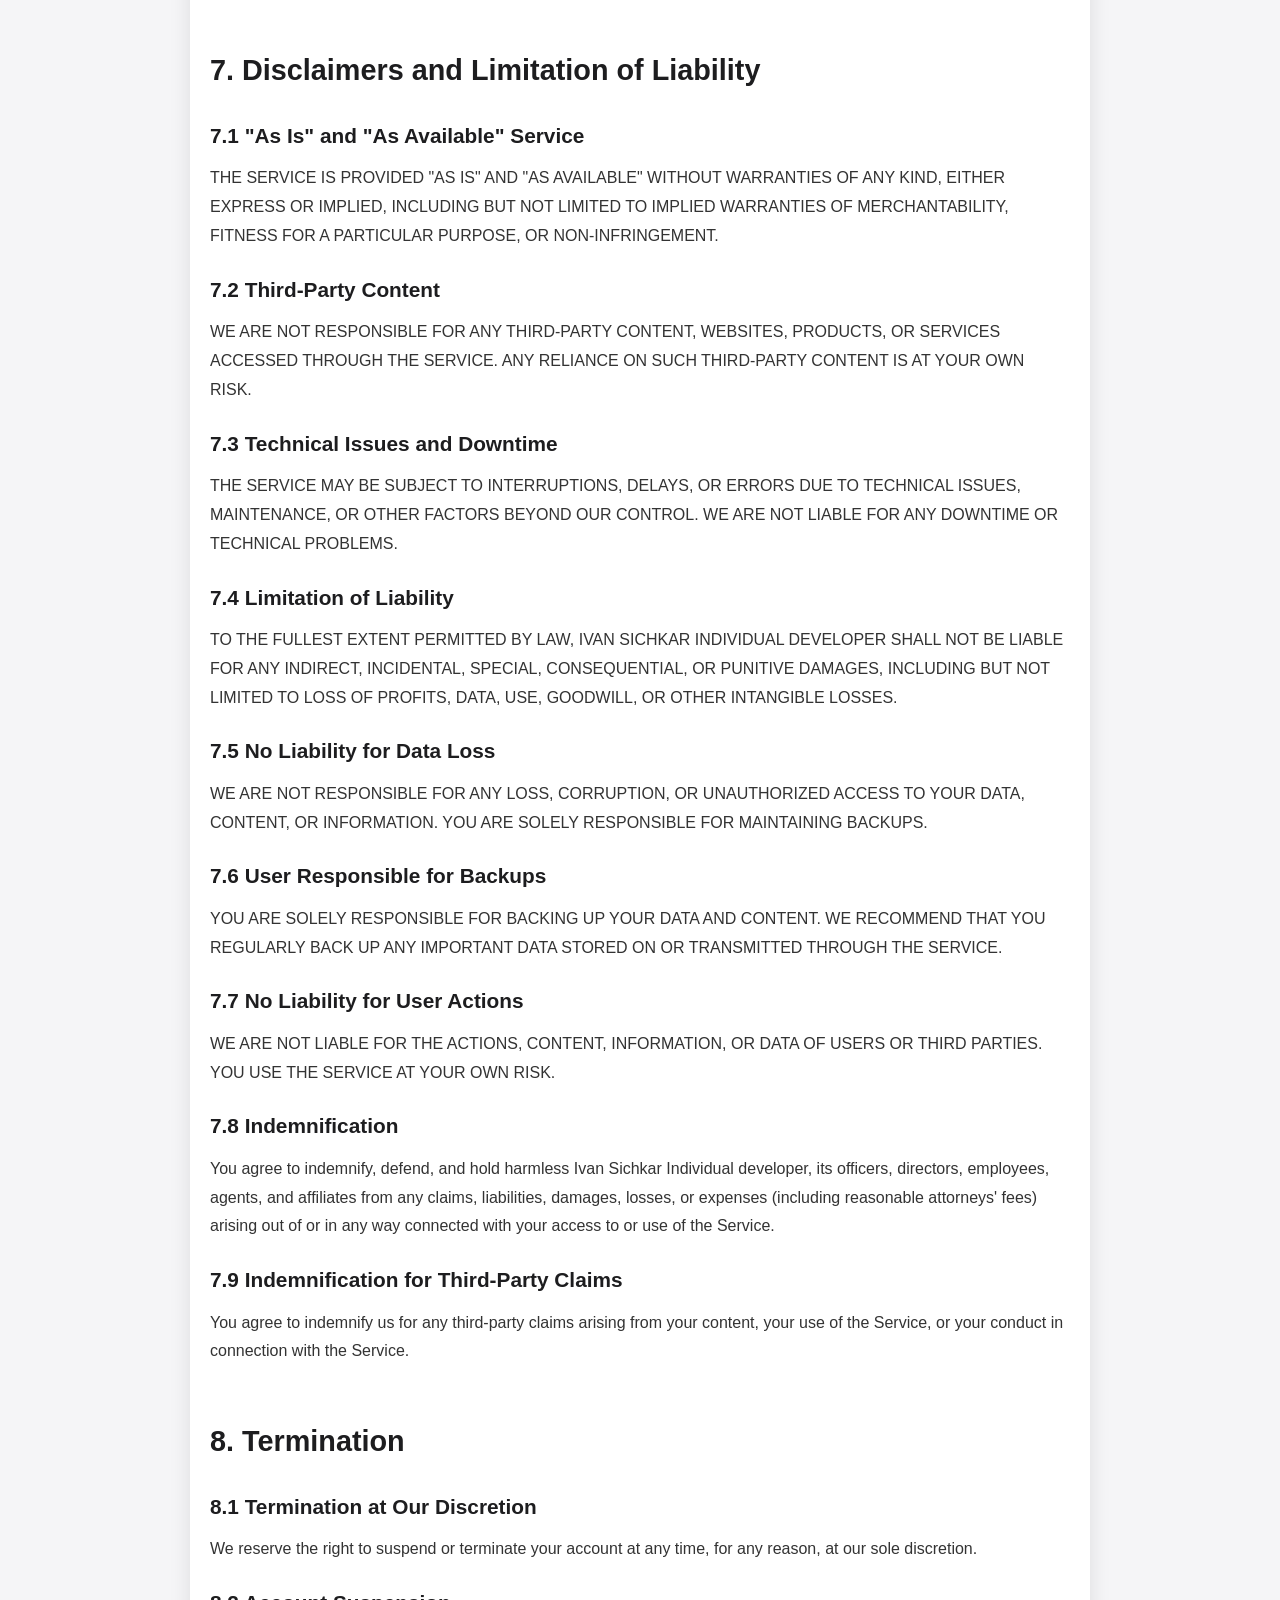
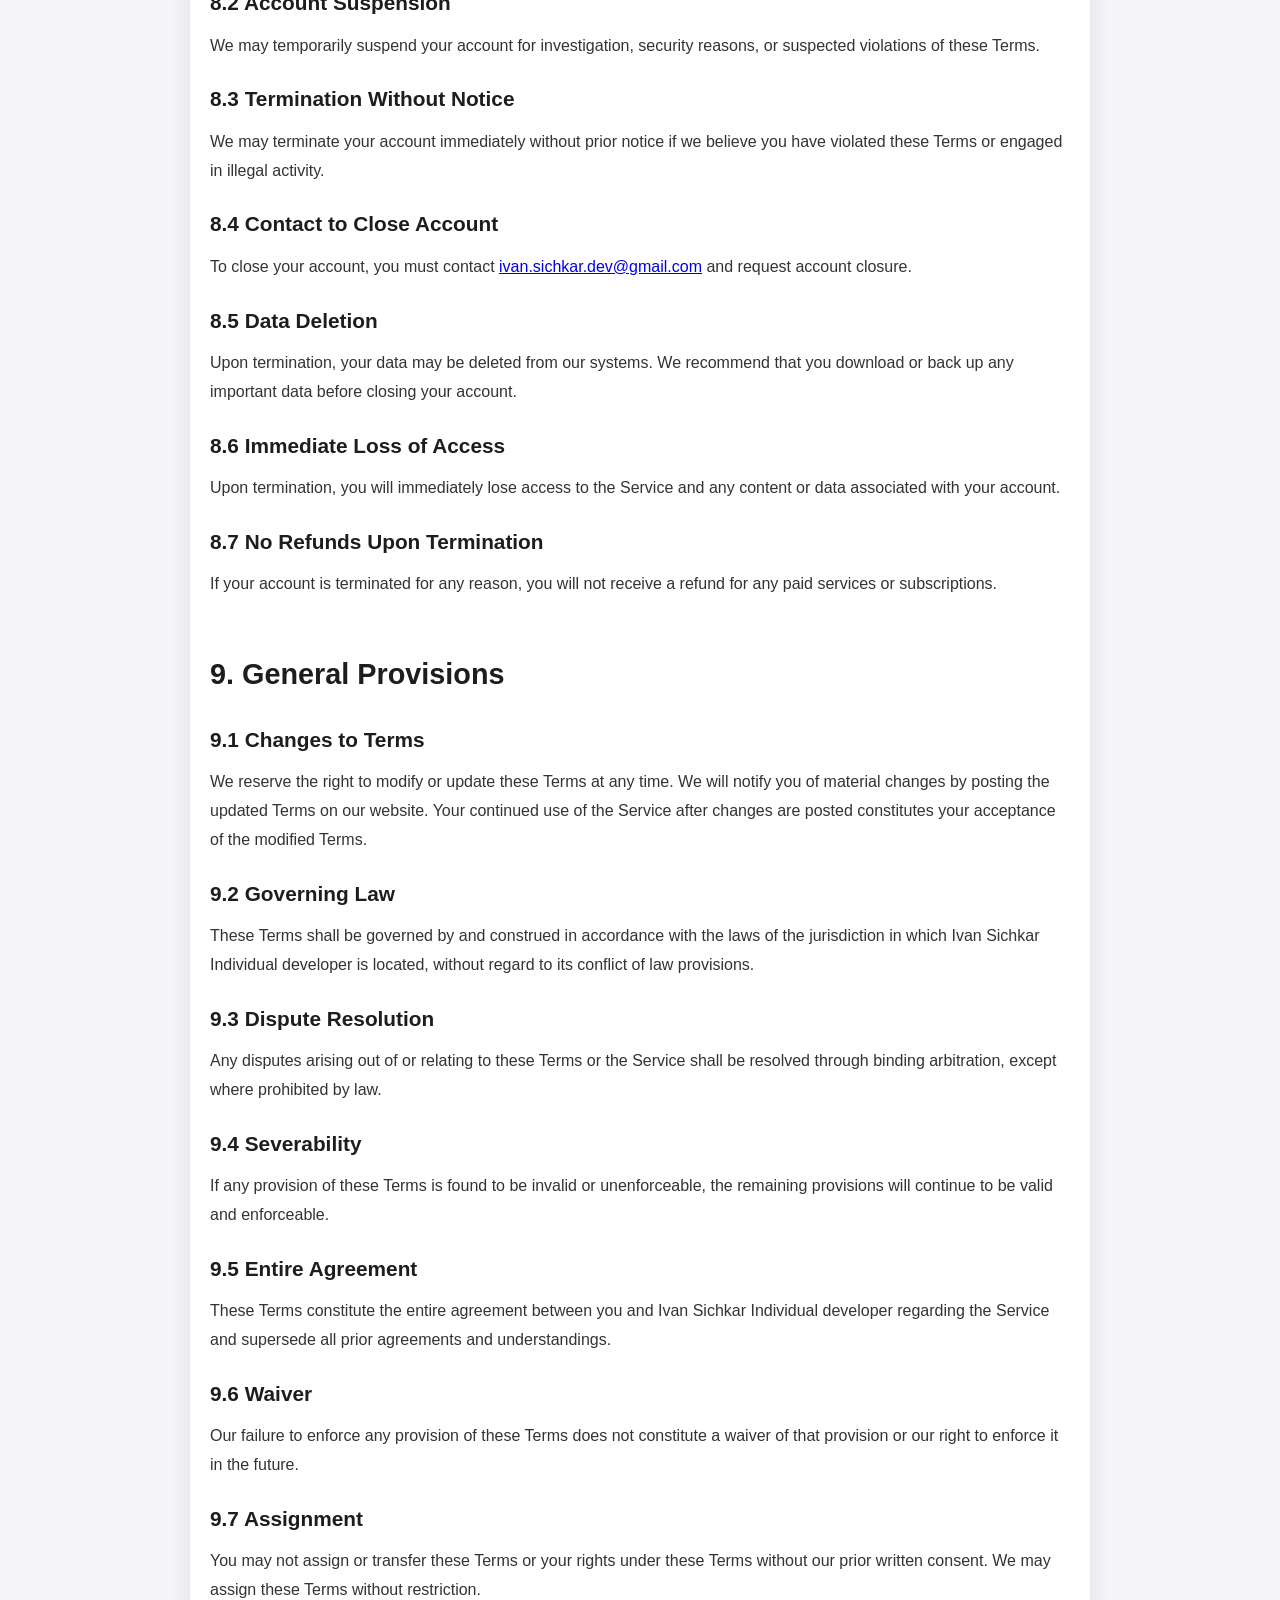
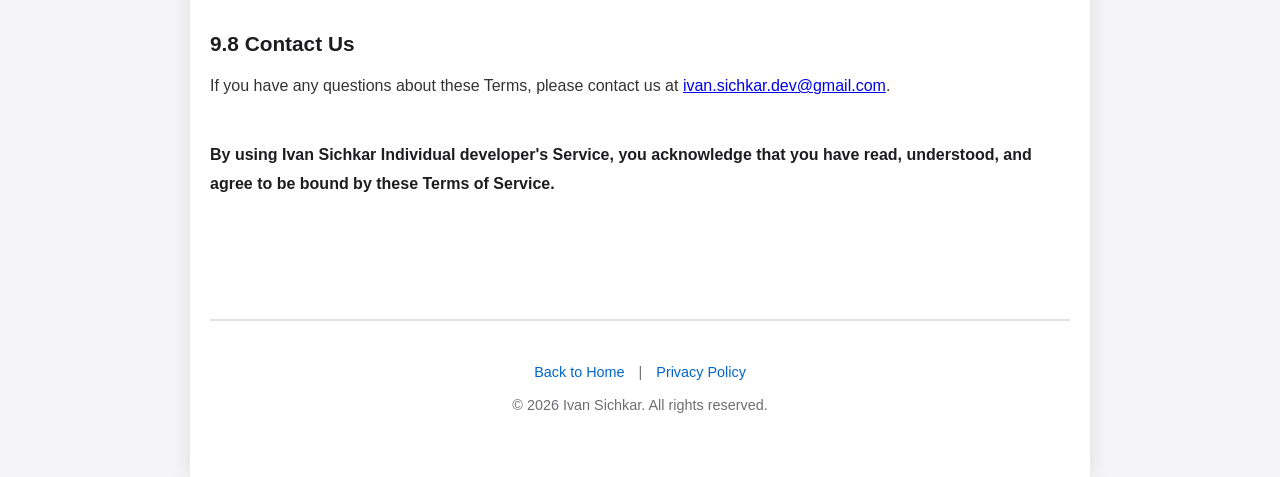
<file: terms-of-use.html>
<!DOCTYPE html>
<html lang="en">
<head>
    <meta charset="UTF-8">
    <meta name="viewport" content="width=device-width, initial-scale=1.0">
    <meta name="description" content="Terms of Service for Ivan Sichkar Individual - Mobile Applications">
    <title>Terms of Service - Ivan Sichkar Individual</title>
    <link rel="stylesheet" href="styles.css">
</head>
<body>
    <div class="container">
        <nav class="breadcrumb">
            <a href="index.html">Home</a> &gt; Terms of Service
        </nav>

        <header>
            <h1>Terms of Service</h1>
            <!-- <p class="last-updated">Last Updated: <span id="update-date"></span></p> -->
            <p class="last-updated">Last Updated: January 13, 2026</p>
        </header>

        <main class="legal-content">
            <section>
                <h2>1. Introduction</h2>
                <p>Welcome to Ivan Sichkar Individual developer ("Company", "we", "us", or "our"). These Terms of Service ("Terms") govern your access to and use of our mobile application (collectively, the "Service").</p>
                <p>By accessing or using the Service, you agree to be bound by these Terms. If you do not agree to these Terms, please do not use the Service.</p>
            </section>

            <section>
                <h2>2. Contact Information</h2>
                <p>If you have any questions about these Terms, please contact us at:</p>
                <ul>
                    <li><strong>Email:</strong> <a href="mailto:ivan.sichkar.dev@gmail.com">ivan.sichkar.dev@gmail.com</a></li>
                </ul>
            </section>

            <section>
                <h2>3. Acceptance of Terms</h2>
                <p>By using the Service, you represent and warrant that:</p>
                <ul>
                    <li>You are at least 18 years old (or the age of majority in your jurisdiction)</li>
                    <li>You have the legal capacity to enter into these Terms</li>
                    <li>You will comply with all applicable laws and regulations</li>
                </ul>
            </section>

            <section>
                <h2>4. User Responsibilities</h2>
                <p>By using our Service, you agree to:</p>

                <h3>4.1 Provide Accurate Information</h3>
                <p>You agree to provide true, accurate, current, and complete information when using the Service. You must promptly update any information to keep it accurate and current.</p>

                <h3>4.2 Maintain Account Security</h3>
                <p>You are responsible for maintaining the confidentiality of your account credentials and for all activities that occur under your account. You must immediately notify us of any unauthorized use of your account or any other security breach.</p>

                <h3>4.3 Comply with Laws</h3>
                <p>You agree to use the Service only for lawful purposes and in accordance with these Terms. You will comply with all applicable federal, state, local, and international laws and regulations.</p>

                <h3>4.4 Respect Intellectual Property Rights</h3>
                <p>You agree to respect all copyright, trademark, patent, and other intellectual property rights. You will not copy, distribute, modify, or create derivative works from any content without proper authorization.</p>
            </section>

            <section>
                <h2>5. Prohibited Activities</h2>
                <p>You agree NOT to engage in any of the following prohibited activities:</p>

                <h3>5.1 Illegal or Harmful Content</h3>
                <p>You may not upload, post, transmit, or share any content that is illegal, fraudulent, defamatory, obscene, pornographic, harassing, threatening, hateful, or otherwise objectionable.</p>

                <h3>5.2 Harassment or Abuse</h3>
                <p>You may not harass, bully, intimidate, threaten, or abuse any person or entity. You may not engage in any conduct that could be considered harmful to others.</p>

                <h3>5.3 Spam or Unsolicited Communications</h3>
                <p>You may not send spam, chain letters, mass mailings, or any unsolicited promotional or commercial content. You may not use the Service for marketing purposes without our express written consent.</p>

                <h3>5.4 Hacking or Unauthorized Access</h3>
                <p>You may not attempt to gain unauthorized access to any part of the Service, other user accounts, computer systems, or networks. You may not probe, scan, or test the vulnerability of any system or network, or breach security or authentication measures.</p>

                <h3>5.5 Malware or Viruses</h3>
                <p>You may not upload, transmit, or distribute any viruses, worms, malware, ransomware, spyware, or any other malicious code designed to harm or disrupt the Service or other users.</p>

                <h3>5.6 Intellectual Property Infringement</h3>
                <p>You may not infringe or violate any copyright, trademark, patent, trade secret, or other intellectual property rights. You may not use the Service to distribute pirated or unauthorized copies of copyrighted works.</p>

                <h3>5.7 Impersonation or Misrepresentation</h3>
                <p>You may not impersonate any person or entity, or falsely state or misrepresent your affiliation with any person or entity. You may not use false identities or misleading information.</p>
            </section>

            <section>
                <h2>6. Intellectual Property</h2>

                <h3>6.1 Ownership of Content</h3>
                <p>All content, features, and functionality of the Service, including but not limited to text, graphics, logos, images, software, and design, are owned by Ivan Sichkar Individual developer and are protected by copyright, trademark, and other intellectual property laws.</p>

                <h3>6.2 Trademark Protection</h3>
                <p>The Ivan Sichkar Individual developer name, logo, and all related names, logos, product and service names, designs, and slogans are trademarks of Ivan Sichkar Individual developer. You may not use such marks without our prior written permission.</p>

                <h3>6.3 Third-Party Trademarks</h3>
                <p>All trademarks, service marks, logos, trade names, and any other proprietary designations of third parties used on or in connection with the Service are the property of their respective owners.</p>
            </section>

            <section>
                <h2>7. Disclaimers and Limitation of Liability</h2>

                <h3>7.1 "As Is" and "As Available" Service</h3>
                <p>THE SERVICE IS PROVIDED "AS IS" AND "AS AVAILABLE" WITHOUT WARRANTIES OF ANY KIND, EITHER EXPRESS OR IMPLIED, INCLUDING BUT NOT LIMITED TO IMPLIED WARRANTIES OF MERCHANTABILITY, FITNESS FOR A PARTICULAR PURPOSE, OR NON-INFRINGEMENT.</p>

                <h3>7.2 Third-Party Content</h3>
                <p>WE ARE NOT RESPONSIBLE FOR ANY THIRD-PARTY CONTENT, WEBSITES, PRODUCTS, OR SERVICES ACCESSED THROUGH THE SERVICE. ANY RELIANCE ON SUCH THIRD-PARTY CONTENT IS AT YOUR OWN RISK.</p>

                <h3>7.3 Technical Issues and Downtime</h3>
                <p>THE SERVICE MAY BE SUBJECT TO INTERRUPTIONS, DELAYS, OR ERRORS DUE TO TECHNICAL ISSUES, MAINTENANCE, OR OTHER FACTORS BEYOND OUR CONTROL. WE ARE NOT LIABLE FOR ANY DOWNTIME OR TECHNICAL PROBLEMS.</p>

                <h3>7.4 Limitation of Liability</h3>
                <p>TO THE FULLEST EXTENT PERMITTED BY LAW, IVAN SICHKAR INDIVIDUAL DEVELOPER SHALL NOT BE LIABLE FOR ANY INDIRECT, INCIDENTAL, SPECIAL, CONSEQUENTIAL, OR PUNITIVE DAMAGES, INCLUDING BUT NOT LIMITED TO LOSS OF PROFITS, DATA, USE, GOODWILL, OR OTHER INTANGIBLE LOSSES.</p>

                <h3>7.5 No Liability for Data Loss</h3>
                <p>WE ARE NOT RESPONSIBLE FOR ANY LOSS, CORRUPTION, OR UNAUTHORIZED ACCESS TO YOUR DATA, CONTENT, OR INFORMATION. YOU ARE SOLELY RESPONSIBLE FOR MAINTAINING BACKUPS.</p>

                <h3>7.6 User Responsible for Backups</h3>
                <p>YOU ARE SOLELY RESPONSIBLE FOR BACKING UP YOUR DATA AND CONTENT. WE RECOMMEND THAT YOU REGULARLY BACK UP ANY IMPORTANT DATA STORED ON OR TRANSMITTED THROUGH THE SERVICE.</p>

                <h3>7.7 No Liability for User Actions</h3>
                <p>WE ARE NOT LIABLE FOR THE ACTIONS, CONTENT, INFORMATION, OR DATA OF USERS OR THIRD PARTIES. YOU USE THE SERVICE AT YOUR OWN RISK.</p>

                <h3>7.8 Indemnification</h3>
                <p>You agree to indemnify, defend, and hold harmless Ivan Sichkar Individual developer, its officers, directors, employees, agents, and affiliates from any claims, liabilities, damages, losses, or expenses (including reasonable attorneys' fees) arising out of or in any way connected with your access to or use of the Service.</p>

                <h3>7.9 Indemnification for Third-Party Claims</h3>
                <p>You agree to indemnify us for any third-party claims arising from your content, your use of the Service, or your conduct in connection with the Service.</p>
            </section>

            <section>
                <h2>8. Termination</h2>

                <h3>8.1 Termination at Our Discretion</h3>
                <p>We reserve the right to suspend or terminate your account at any time, for any reason, at our sole discretion.</p>

                <h3>8.2 Account Suspension</h3>
                <p>We may temporarily suspend your account for investigation, security reasons, or suspected violations of these Terms.</p>

                <h3>8.3 Termination Without Notice</h3>
                <p>We may terminate your account immediately without prior notice if we believe you have violated these Terms or engaged in illegal activity.</p>

                <h3>8.4 Contact to Close Account</h3>
                <p>To close your account, you must contact <a href="mailto:ivan.sichkar.dev@gmail.com">ivan.sichkar.dev@gmail.com</a> and request account closure.</p>

                <h3>8.5 Data Deletion</h3>
                <p>Upon termination, your data may be deleted from our systems. We recommend that you download or back up any important data before closing your account.</p>

                <h3>8.6 Immediate Loss of Access</h3>
                <p>Upon termination, you will immediately lose access to the Service and any content or data associated with your account.</p>

                <h3>8.7 No Refunds Upon Termination</h3>
                <p>If your account is terminated for any reason, you will not receive a refund for any paid services or subscriptions.</p>
            </section>

            <section>
                <h2>9. General Provisions</h2>

                <h3>9.1 Changes to Terms</h3>
                <p>We reserve the right to modify or update these Terms at any time. We will notify you of material changes by posting the updated Terms on our website. Your continued use of the Service after changes are posted constitutes your acceptance of the modified Terms.</p>

                <h3>9.2 Governing Law</h3>
                <p>These Terms shall be governed by and construed in accordance with the laws of the jurisdiction in which Ivan Sichkar Individual developer is located, without regard to its conflict of law provisions.</p>

                <h3>9.3 Dispute Resolution</h3>
                <p>Any disputes arising out of or relating to these Terms or the Service shall be resolved through binding arbitration, except where prohibited by law.</p>

                <h3>9.4 Severability</h3>
                <p>If any provision of these Terms is found to be invalid or unenforceable, the remaining provisions will continue to be valid and enforceable.</p>

                <h3>9.5 Entire Agreement</h3>
                <p>These Terms constitute the entire agreement between you and Ivan Sichkar Individual developer regarding the Service and supersede all prior agreements and understandings.</p>

                <h3>9.6 Waiver</h3>
                <p>Our failure to enforce any provision of these Terms does not constitute a waiver of that provision or our right to enforce it in the future.</p>

                <h3>9.7 Assignment</h3>
                <p>You may not assign or transfer these Terms or your rights under these Terms without our prior written consent. We may assign these Terms without restriction.</p>

                <h3>9.8 Contact Us</h3>
                <p>If you have any questions about these Terms, please contact us at <a href="mailto:ivan.sichkar.dev@gmail.com">ivan.sichkar.dev@gmail.com</a>.</p>
            </section>

            <section>
                <p><strong>By using Ivan Sichkar Individual developer's Service, you acknowledge that you have read, understood, and agree to be bound by these Terms of Service.</strong></p>
            </section>
        </main>

        <footer>
            <p><a href="index.html">Back to Home</a> | <a href="privacy-policy.html">Privacy Policy</a></p>
            <p>&copy; <span id="year"></span> Ivan Sichkar. All rights reserved.</p>
        </footer>
    </div>

    <script>
        document.getElementById('year').textContent = new Date().getFullYear();
        document.getElementById('update-date').textContent = new Date().toLocaleDateString('en-US', {
            year: 'numeric',
            month: 'long',
            day: 'numeric'
        });
    </script>
</body>
</html>
</file>
<file: styles.css>
/* Reset and Base Styles */
* {
    margin: 0;
    padding: 0;
    box-sizing: border-box;
}

body {
    font-family: -apple-system, BlinkMacSystemFont, 'Segoe UI', 'Roboto', 'Helvetica', 'Arial', sans-serif;
    line-height: 1.6;
    color: #333;
    background-color: #f5f5f7;
}

/* Container */
.container {
    max-width: 900px;
    margin: 0 auto;
    padding: 20px;
    background-color: #ffffff;
    min-height: 100vh;
    box-shadow: 0 0 20px rgba(0, 0, 0, 0.1);
}

/* Header */
header {
    text-align: center;
    padding: 40px 0;
    border-bottom: 2px solid #e0e0e0;
    margin-bottom: 40px;
}

header h1 {
    font-size: 2.5rem;
    color: #1d1d1f;
    margin-bottom: 10px;
}

.subtitle {
    font-size: 1.1rem;
    color: #6e6e73;
}

.last-updated {
    font-size: 0.9rem;
    color: #86868b;
    font-style: italic;
}

/* Breadcrumb Navigation */
.breadcrumb {
    padding: 20px 0;
    font-size: 0.9rem;
    color: #6e6e73;
}

.breadcrumb a {
    color: #0066cc;
    text-decoration: none;
}

.breadcrumb a:hover {
    text-decoration: underline;
}

/* Main Content */
main {
    padding-bottom: 40px;
}

/* Card Sections */
.card {
    background-color: #f9f9f9;
    border-radius: 12px;
    padding: 30px;
    margin-bottom: 30px;
}

.card h2 {
    color: #1d1d1f;
    margin-bottom: 15px;
    font-size: 1.8rem;
}

.card p {
    color: #6e6e73;
    font-size: 1.05rem;
}

/* Document Cards Grid */
.documents {
    display: grid;
    grid-template-columns: repeat(auto-fit, minmax(280px, 1fr));
    gap: 20px;
    margin-top: 30px;
}

.document-card {
    background-color: #ffffff;
    border: 2px solid #e0e0e0;
    border-radius: 12px;
    padding: 30px;
    text-align: center;
    transition: all 0.3s ease;
}

.document-card:hover {
    transform: translateY(-5px);
    box-shadow: 0 8px 16px rgba(0, 0, 0, 0.1);
    border-color: #0066cc;
}

.document-card h3 {
    color: #1d1d1f;
    margin-bottom: 15px;
    font-size: 1.5rem;
}

.document-card p {
    color: #6e6e73;
    margin-bottom: 20px;
}

/* Buttons */
.btn {
    display: inline-block;
    padding: 12px 24px;
    background-color: #0066cc;
    color: #ffffff;
    text-decoration: none;
    border-radius: 8px;
    font-weight: 500;
    transition: background-color 0.3s ease;
}

.btn:hover {
    background-color: #0055b3;
}

/* Legal Content */
.legal-content {
    line-height: 1.8;
}

.legal-content section {
    margin-bottom: 40px;
}

.legal-content h2 {
    color: #1d1d1f;
    font-size: 1.8rem;
    margin-bottom: 15px;
    padding-top: 10px;
}

.legal-content h3 {
    color: #1d1d1f;
    font-size: 1.3rem;
    margin-bottom: 10px;
    margin-top: 20px;
}

.legal-content p {
    color: #333;
    margin-bottom: 15px;
}

.legal-content ul {
    margin-left: 30px;
    margin-bottom: 15px;
}

.legal-content li {
    margin-bottom: 10px;
    color: #333;
}

.legal-content strong {
    color: #1d1d1f;
}

/* Footer */
footer {
    text-align: center;
    padding: 30px 0;
    border-top: 2px solid #e0e0e0;
    margin-top: 40px;
    color: #6e6e73;
    font-size: 0.9rem;
}

footer a {
    color: #0066cc;
    text-decoration: none;
    margin: 0 10px;
}

footer a:hover {
    text-decoration: underline;
}

footer p {
    margin: 10px 0;
}

/* Responsive Design */
@media (max-width: 768px) {
    .container {
        padding: 15px;
    }

    header h1 {
        font-size: 2rem;
    }

    .card {
        padding: 20px;
    }

    .document-card {
        padding: 20px;
    }

    .documents {
        grid-template-columns: 1fr;
    }

    .legal-content h2 {
        font-size: 1.5rem;
    }

    .legal-content h3 {
        font-size: 1.2rem;
    }
}

@media (max-width: 480px) {
    header h1 {
        font-size: 1.75rem;
    }

    .subtitle {
        font-size: 1rem;
    }

    .btn {
        padding: 10px 20px;
        font-size: 0.95rem;
    }
}
</file>
